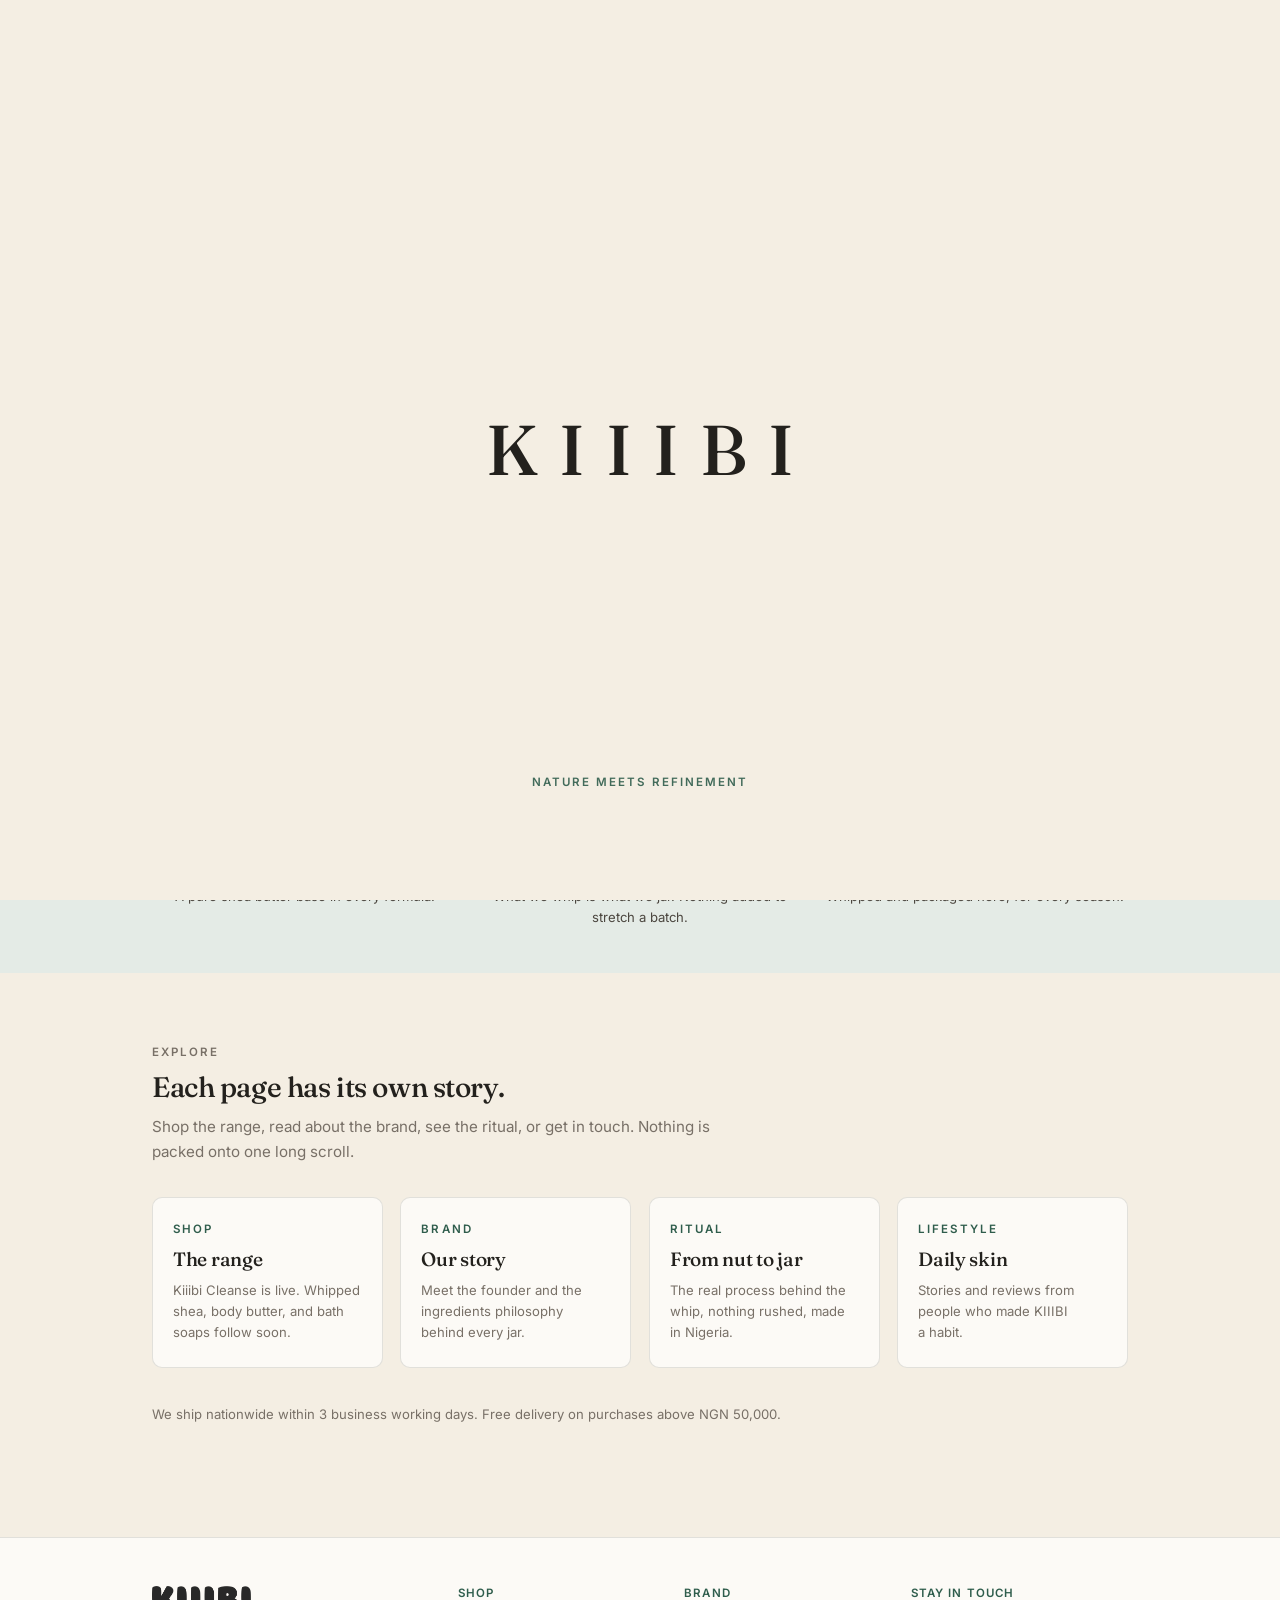
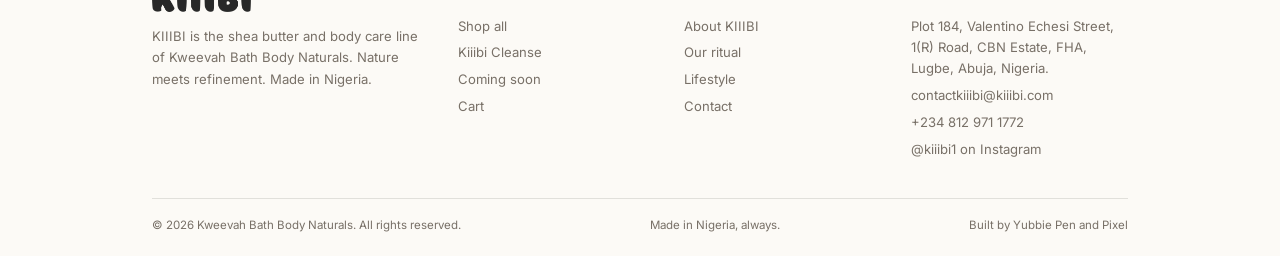
<file: index.html>
<!DOCTYPE html>
<html lang="en">
<head>
<meta charset="UTF-8">
<meta name="viewport" content="width=device-width, initial-scale=1.0">
<title>KIIIBI | Shea butter and body care, made in Nigeria</title>
<meta name="description" content="KIIIBI by Kweevah Bath Body Naturals. Shea butter and body care whipped properly in Nigeria. Real shea, no fillers, cruelty free, made for every season.">
<meta property="og:type" content="website">
<meta property="og:title" content="KIIIBI | Shea butter and body care, made in Nigeria">
<meta property="og:description" content="Shea butter and body care whipped properly in Nigeria. Real shea, no fillers, cruelty free, made for every season.">
<meta property="og:image" content="assets/og-brand.jpg">
<meta name="twitter:card" content="summary_large_image">
<meta name="twitter:image" content="assets/og-brand.jpg">
<meta name="theme-color" content="#F4EEE3">
<link rel="preload" as="image" href="assets/cleanse.jpeg">
<link rel="icon" href="assets/favicon.png">
<link rel="preconnect" href="https://fonts.googleapis.com">
<link rel="preconnect" href="https://fonts.gstatic.com" crossorigin>
<link href="https://fonts.googleapis.com/css2?family=Fraunces:opsz,wght@9..144,400;9..144,500;9..144,600&family=Inter:wght@400;500;600;700&display=swap" rel="stylesheet">
<link rel="stylesheet" href="css/site.css?v=8">
<style>@media(max-width:900px){nav.primary{visibility:hidden;opacity:0;pointer-events:none}nav.primary.open{visibility:visible;opacity:1;pointer-events:auto}}</style>
<noscript><style>#introSplash{display:none}</style></noscript>
</head>
<body>
<div id="introSplash" aria-hidden="true">
<div class="splash-stage splash-stage-text">
<span class="splash-mark"><span class="splash-letter">K</span><span class="splash-letter">I</span><span class="splash-letter">I</span><span class="splash-letter">I</span><span class="splash-letter">B</span><span class="splash-letter">I</span></span>
<span class="splash-sub">Nature meets refinement</span>
</div>
<div class="splash-stage splash-stage-writeup">
<div class="writeup-line writeup-line-1"><p>Enhance your skincare experience with our luxurious, whipped body butters.</p></div>
<div class="writeup-line writeup-line-2"><p>Formulated to leave your skin soft, rejuvenated, and refreshed.</p></div>
</div>
</div>
<a class="skip" href="#top">Skip to content</a>
<header class="site">
<div class="wrap">
<a class="brandmark" href="index.html"><img src="assets/logo.png" alt="KIIIBI"></a>
<nav class="primary" id="primaryNav">
<div class="nav-drop">
<button type="button">Shop <svg viewBox="0 0 24 24"><path d="M6 9l6 6 6-6"/></svg></button>
<div class="menu">
<a href="products.html" data-page="products.html">Shop all <span>Every KIIIBI product</span></a>
<a href="product.html" data-page="product.html">Kiiibi Cleanse <span>Black cream wash, available now</span></a>
<a href="products.html#coming-soon" data-page="products.html">Shea and body care <span>Coming soon</span></a>
</div>
</div>
<div class="nav-drop">
<button type="button">Brand <svg viewBox="0 0 24 24"><path d="M6 9l6 6 6-6"/></svg></button>
<div class="menu">
<a href="about.html" data-page="about.html">About KIIIBI <span>Who we are and what we make</span></a>
<a href="ritual.html" data-page="ritual.html">Our ritual <span>From nut to jar</span></a>
<a href="lifestyle.html" data-page="lifestyle.html">Lifestyle <span>Stories and reviews</span></a>
</div>
</div>
<a href="contact.html" data-page="contact.html">Contact</a>
</nav>
<div class="nav-actions">
<a class="icon-btn" href="cart.html" aria-label="Cart">
<svg viewBox="0 0 24 24"><path d="M6 6h15l-1.5 9h-12z"/><path d="M6 6L5 3H2"/><circle cx="9" cy="20" r="1.4"/><circle cx="18" cy="20" r="1.4"/></svg>
<span class="cart-count">0</span>
</a>
<button class="nav-toggle" id="navToggle" aria-label="Open menu" aria-expanded="false"><span></span><span></span><span></span></button>
</div>
</div>
</header>

<main id="top">
<section class="home-about" id="about">
<div class="wrap">
<div class="home-about-copy">
<p class="eyebrow">About KIIIBI</p>
<h1>Shea butter and body care, whipped properly in Nigeria.</h1>
<p class="lead">KIIIBI is the shea butter and body care line of Kweevah Bath Body Naturals. We make real shea, whipped and cured with care, with no fillers and no shortcuts. Made in Nigeria for every season, Harmattan included.</p>
<p class="lead">Skin does better on fewer, better ingredients. Everything we make begins as raw shea butter and stays that way. Whipped, cured, and jarred in small batches by hand.</p>
<div class="hero-actions">
<a class="btn btn-primary" href="about.html">Read our story</a>
<a class="btn btn-ghost" href="products.html">Shop the range</a>
</div>
</div>
<div class="home-about-visual">
<img src="assets/cleanse.jpeg" alt="Kiiibi Cleanse black cream wash, available now" width="1092" height="1024" fetchpriority="high" decoding="async">
</div>
</div>
</section>

<div class="marquee" aria-hidden="true">
<div class="marquee-track">
<span>Nature meets refinement &middot; Free delivery on purchases above 50k &middot; Nature meets refinement &middot; Free delivery on purchases above 50k &middot;</span>
<span>Nature meets refinement &middot; Free delivery on purchases above 50k &middot; Nature meets refinement &middot; Free delivery on purchases above 50k &middot;</span>
</div>
</div>

<div class="brand-band">
<div class="wrap">
<div><span class="num">Real shea</span><p>A pure shea butter base in every formula.</p></div>
<div><span class="num">No fillers</span><p>What we whip is what we jar. Nothing added to stretch a batch.</p></div>
<div><span class="num">Nigeria</span><p>Whipped and packaged here, for every season.</p></div>
</div>
</div>

<section class="home-paths">
<div class="wrap">
<div class="section-head">
<p class="eyebrow">Explore</p>
<h2>Each page has its own story.</h2>
<p>Shop the range, read about the brand, see the ritual, or get in touch. Nothing is packed onto one long scroll.</p>
</div>
<div class="path-grid">
<a class="path-card" href="products.html">
<span class="eyebrow">Shop</span>
<h3>The range</h3>
<p>Kiiibi Cleanse is live. Whipped shea, body butter, and bath soaps follow soon.</p>
</a>
<a class="path-card" href="about.html">
<span class="eyebrow">Brand</span>
<h3>Our story</h3>
<p>Meet the founder and the ingredients philosophy behind every jar.</p>
</a>
<a class="path-card" href="ritual.html">
<span class="eyebrow">Ritual</span>
<h3>From nut to jar</h3>
<p>The real process behind the whip, nothing rushed, made in Nigeria.</p>
</a>
<a class="path-card" href="lifestyle.html">
<span class="eyebrow">Lifestyle</span>
<h3>Daily skin</h3>
<p>Stories and reviews from people who made KIIIBI a habit.</p>
</a>
</div>
<p class="home-ship note">We ship nationwide within 3 business working days. Free delivery on purchases above NGN 50,000.</p>
</div>
</section>
</main>

<footer>
<div class="wrap">
<div class="footer-grid">
<div class="footer-brand">
<img class="footer-logo" src="assets/logo.png" alt="KIIIBI">
<p>KIIIBI is the shea butter and body care line of Kweevah Bath Body Naturals. Nature meets refinement. Made in Nigeria.</p>
</div>
<nav class="footer-col">
<h5>Shop</h5>
<a href="products.html">Shop all</a>
<a href="product.html">Kiiibi Cleanse</a>
<a href="products.html#coming-soon">Coming soon</a>
<a href="cart.html">Cart</a>
</nav>
<nav class="footer-col">
<h5>Brand</h5>
<a href="about.html">About KIIIBI</a>
<a href="ritual.html">Our ritual</a>
<a href="lifestyle.html">Lifestyle</a>
<a href="contact.html">Contact</a>
</nav>
<div class="footer-col">
<h5>Stay in touch</h5>
<p>Plot 184, Valentino Echesi Street, 1(R) Road, CBN Estate, FHA, Lugbe, Abuja, Nigeria.</p>
<a href="mailto:contactkiiibi@kiiibi.com">contactkiiibi@kiiibi.com</a>
<a href="tel:+2348129711772">+234 812 971 1772</a>
<a href="https://instagram.com/kiiibi1" target="_blank" rel="noopener">@kiiibi1 on Instagram</a>
</div>
</div>
<div class="footer-bottom">
<span>&copy; 2026 Kweevah Bath Body Naturals. All rights reserved.</span>
<span>Made in Nigeria, always.</span>
<a href="https://wa.me/2347032352158" target="_blank" rel="noopener">Built by Yubbie Pen and Pixel</a>
</div>
</div>
</footer>
<a class="float-wa" href="https://wa.me/2348129711772?text=Hi%20KIIIBI%2C%20I%20have%20a%20question" aria-label="WhatsApp">
<svg viewBox="0 0 24 24"><path d="M12.04 2C6.58 2 2.15 6.4 2.15 11.84c0 1.77.5 3.45 1.36 4.89L2 22l5.45-1.43a9.86 9.86 0 004.59 1.13h.01c5.46 0 9.89-4.4 9.89-9.84C21.94 6.4 17.5 2 12.04 2zm5.72 13.99c-.24.68-1.4 1.24-1.94 1.32-.5.07-1.13.1-1.82-.11-.42-.13-.96-.31-1.66-.61-2.92-1.26-4.82-4.2-4.97-4.39-.14-.2-1.18-1.57-1.18-3 0-1.42.75-2.12 1.01-2.41.27-.29.58-.36.77-.36h.55c.18 0 .42-.07.65.5.24.58.82 2 .89 2.15.07.15.12.32.02.52-.1.2-.15.32-.3.5-.14.17-.3.38-.43.51-.14.14-.29.29-.12.56.16.27.73 1.2 1.56 1.95 1.08.96 1.98 1.26 2.26 1.4.27.14.43.12.59-.07.16-.2.68-.79.86-1.06.18-.27.36-.22.61-.13.24.08 1.54.73 1.8.86.27.13.44.2.51.31.07.11.07.64-.17 1.32z"/></svg>
</a>
<script src="js/config.js"></script>
<script src="js/site.js"></script>
<script>setTimeout(function(){var s=document.getElementById('introSplash');if(s&&!s.dataset.done){s.dataset.done='1';s.classList.add('fade-out');setTimeout(function(){if(s.parentNode)s.parentNode.removeChild(s);document.body.classList.remove('splash-lock');},600);}},8500);</script>
</body>
</html>
</file>
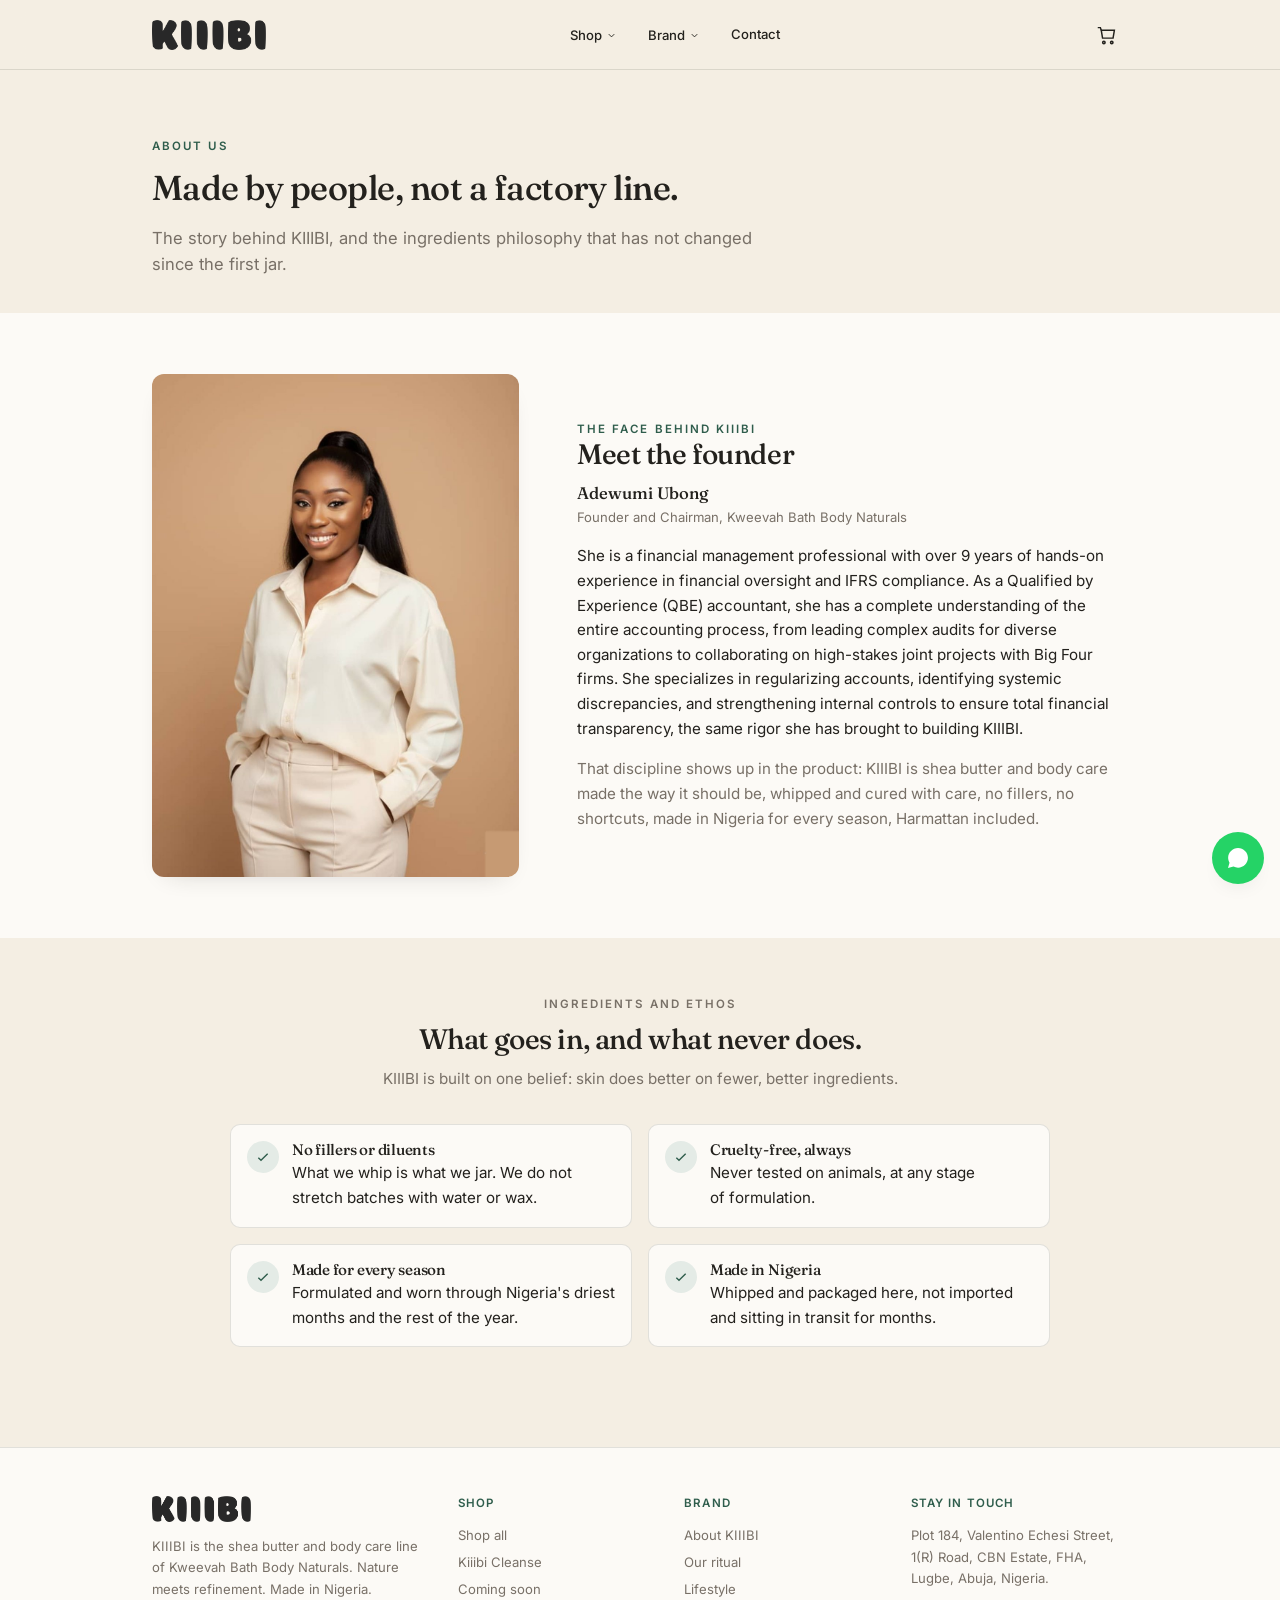
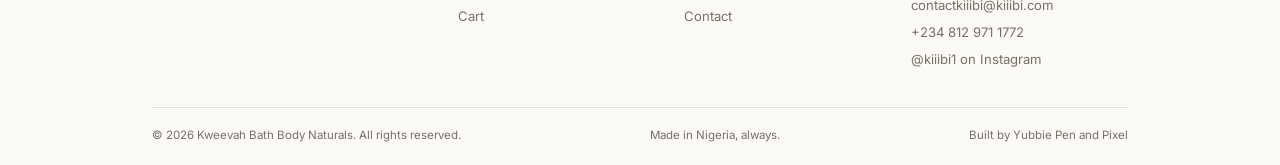
<file: about.html>
<!DOCTYPE html>
<html lang="en">
<head>
<meta charset="UTF-8">
<meta name="viewport" content="width=device-width, initial-scale=1.0">
<title>About | KIIIBI</title>
<meta name="description" content="The story behind KIIIBI and founder Adewumi Ubong of Kweevah Bath Body Naturals.">
<link rel="icon" href="assets/favicon.png">
<link rel="preconnect" href="https://fonts.googleapis.com">
<link rel="preconnect" href="https://fonts.gstatic.com" crossorigin>
<link href="https://fonts.googleapis.com/css2?family=Fraunces:ital,opsz,wght@0,9..144,400;0,9..144,500;0,9..144,600;1,9..144,400&family=Inter:wght@400;500;600;700&display=swap" rel="stylesheet">
<link rel="stylesheet" href="css/site.css?v=8">
<style>@media(max-width:900px){nav.primary{visibility:hidden;opacity:0;pointer-events:none}nav.primary.open{visibility:visible;opacity:1;pointer-events:auto}}</style>
</head>
<body>
<a class="skip" href="#top">Skip to content</a>
<header class="site">
<div class="wrap">
<a class="brandmark" href="index.html"><img src="assets/logo.png" alt="KIIIBI"></a>
<nav class="primary" id="primaryNav">
<div class="nav-drop">
<button type="button">Shop <svg viewBox="0 0 24 24"><path d="M6 9l6 6 6-6"/></svg></button>
<div class="menu">
<a href="products.html" data-page="products.html">Shop all <span>Every KIIIBI product</span></a>
<a href="product.html" data-page="product.html">Kiiibi Cleanse <span>Black cream wash, available now</span></a>
<a href="products.html#coming-soon" data-page="products.html">Shea and body care <span>Coming soon</span></a>
</div>
</div>
<div class="nav-drop">
<button type="button">Brand <svg viewBox="0 0 24 24"><path d="M6 9l6 6 6-6"/></svg></button>
<div class="menu">
<a href="about.html" data-page="about.html">About KIIIBI <span>Who we are and what we make</span></a>
<a href="ritual.html" data-page="ritual.html">Our ritual <span>From nut to jar</span></a>
<a href="lifestyle.html" data-page="lifestyle.html">Lifestyle <span>Stories and reviews</span></a>
</div>
</div>
<a href="contact.html" data-page="contact.html">Contact</a>
</nav>
<div class="nav-actions">
<a class="icon-btn" href="cart.html" aria-label="Cart">
<svg viewBox="0 0 24 24"><path d="M6 6h15l-1.5 9h-12z"/><path d="M6 6L5 3H2"/><circle cx="9" cy="20" r="1.4"/><circle cx="18" cy="20" r="1.4"/></svg>
<span class="cart-count">0</span>
</a>
<button class="nav-toggle" id="navToggle" aria-label="Open menu"><span></span><span></span><span></span></button>
</div>
</div>
</header>

<main id="top">
<section class="page-intro">
<div class="wrap">
<p class="eyebrow">About us</p>
<h1>Made by people, not a factory line.</h1>
<p class="lead">The story behind KIIIBI, and the ingredients philosophy that has not changed since the first jar.</p>
</div>
</section>

<section class="founder">
<div class="wrap">
<div class="photo"><img src="assets/founder.jpg" alt="Adewumi Ubong, Founder and Chairman of Kweevah Bath Body Naturals"></div>
<div>
<p class="eyebrow">The face behind KIIIBI</p>
<h2>Meet the founder</h2>
<p class="sig"><strong>Adewumi Ubong</strong>Founder and Chairman, Kweevah Bath Body Naturals</p>
<p>She is a financial management professional with over 9 years of hands-on experience in financial oversight and IFRS compliance. As a Qualified by Experience (QBE) accountant, she has a complete understanding of the entire accounting process, from leading complex audits for diverse organizations to collaborating on high-stakes joint projects with Big Four firms. She specializes in regularizing accounts, identifying systemic discrepancies, and strengthening internal controls to ensure total financial transparency, the same rigor she has brought to building KIIIBI.</p>
<p style="margin-top:1rem;color:var(--muted)">That discipline shows up in the product: KIIIBI is shea butter and body care made the way it should be, whipped and cured with care, no fillers, no shortcuts, made in Nigeria for every season, Harmattan included.</p>
</div>
</div>
</section>

<section class="ethos">
<div class="wrap">
<div class="section-head center">
<p class="eyebrow">Ingredients and ethos</p>
<h2>What goes in, and what never does.</h2>
<p>KIIIBI is built on one belief: skin does better on fewer, better ingredients.</p>
</div>
<div class="ethos-list">
<div class="ethos-item">
<div class="mark"><svg viewBox="0 0 24 24" fill="none" stroke-width="2"><path d="M5 13l4 4L19 7"/></svg></div>
<div><h4>No fillers or diluents</h4><p>What we whip is what we jar. We do not stretch batches with water or wax.</p></div>
</div>
<div class="ethos-item">
<div class="mark"><svg viewBox="0 0 24 24" fill="none" stroke-width="2"><path d="M5 13l4 4L19 7"/></svg></div>
<div><h4>Cruelty-free, always</h4><p>Never tested on animals, at any stage of formulation.</p></div>
</div>
<div class="ethos-item">
<div class="mark"><svg viewBox="0 0 24 24" fill="none" stroke-width="2"><path d="M5 13l4 4L19 7"/></svg></div>
<div><h4>Made for every season</h4><p>Formulated and worn through Nigeria's driest months and the rest of the year.</p></div>
</div>
<div class="ethos-item">
<div class="mark"><svg viewBox="0 0 24 24" fill="none" stroke-width="2"><path d="M5 13l4 4L19 7"/></svg></div>
<div><h4>Made in Nigeria</h4><p>Whipped and packaged here, not imported and sitting in transit for months.</p></div>
</div>
</div>
</div>
</section>
</main>

<footer>
<div class="wrap">
<div class="footer-grid">
<div class="footer-brand">
<img class="footer-logo" src="assets/logo.png" alt="KIIIBI">
<p>KIIIBI is the shea butter and body care line of Kweevah Bath Body Naturals. Nature meets refinement. Made in Nigeria.</p>
</div>
<nav class="footer-col">
<h5>Shop</h5>
<a href="products.html">Shop all</a>
<a href="product.html">Kiiibi Cleanse</a>
<a href="products.html#coming-soon">Coming soon</a>
<a href="cart.html">Cart</a>
</nav>
<nav class="footer-col">
<h5>Brand</h5>
<a href="about.html">About KIIIBI</a>
<a href="ritual.html">Our ritual</a>
<a href="lifestyle.html">Lifestyle</a>
<a href="contact.html">Contact</a>
</nav>
<div class="footer-col">
<h5>Stay in touch</h5>
<p>Plot 184, Valentino Echesi Street, 1(R) Road, CBN Estate, FHA, Lugbe, Abuja, Nigeria.</p>
<a href="mailto:contactkiiibi@kiiibi.com">contactkiiibi@kiiibi.com</a>
<a href="tel:+2348129711772">+234 812 971 1772</a>
<a href="https://instagram.com/kiiibi1" target="_blank" rel="noopener">@kiiibi1 on Instagram</a>
</div>
</div>
<div class="footer-bottom">
<span>&copy; 2026 Kweevah Bath Body Naturals. All rights reserved.</span>
<span>Made in Nigeria, always.</span>
<a href="https://wa.me/2347032352158" target="_blank" rel="noopener">Built by Yubbie Pen and Pixel</a>
</div>
</div>
</footer>
<a class="float-wa" href="https://wa.me/2348129711772" aria-label="WhatsApp"><svg viewBox="0 0 24 24"><path d="M12.04 2C6.58 2 2.15 6.4 2.15 11.84c0 1.77.5 3.45 1.36 4.89L2 22l5.45-1.43a9.86 9.86 0 004.59 1.13h.01c5.46 0 9.89-4.4 9.89-9.84C21.94 6.4 17.5 2 12.04 2z"/></svg></a>
<script src="js/config.js"></script>
<script src="js/site.js"></script>
</body>
</html>
</file>
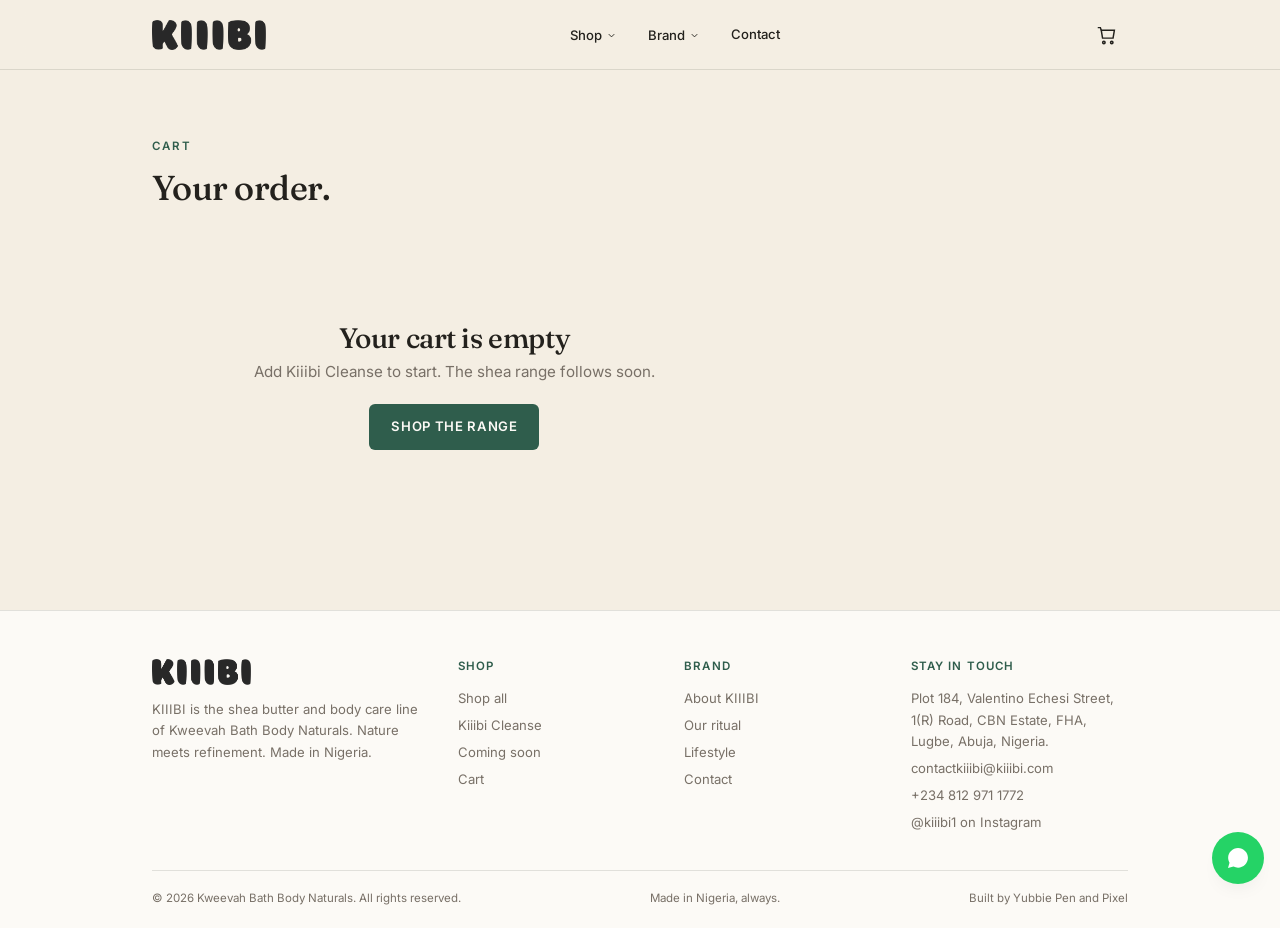
<file: cart.html>
<!DOCTYPE html>
<html lang="en">
<head>
<meta charset="UTF-8">
<meta name="viewport" content="width=device-width, initial-scale=1.0">
<title>Cart | KIIIBI</title>
<meta name="description" content="Your KIIIBI cart. Checkout with Paystack.">
<link rel="icon" href="assets/favicon.png">
<link rel="preconnect" href="https://fonts.googleapis.com">
<link rel="preconnect" href="https://fonts.gstatic.com" crossorigin>
<link href="https://fonts.googleapis.com/css2?family=Fraunces:ital,opsz,wght@0,9..144,400;0,9..144,500;0,9..144,600;1,9..144,400&family=Inter:wght@400;500;600;700&display=swap" rel="stylesheet">
<link rel="stylesheet" href="css/site.css?v=8">
<style>@media(max-width:900px){nav.primary{visibility:hidden;opacity:0;pointer-events:none}nav.primary.open{visibility:visible;opacity:1;pointer-events:auto}}</style>
</head>
<body>
<a class="skip" href="#top">Skip to content</a>
<header class="site">
<div class="wrap">
<a class="brandmark" href="index.html"><img src="assets/logo.png" alt="KIIIBI"></a>
<nav class="primary" id="primaryNav">
<div class="nav-drop">
<button type="button">Shop <svg viewBox="0 0 24 24"><path d="M6 9l6 6 6-6"/></svg></button>
<div class="menu">
<a href="products.html" data-page="products.html">Shop all <span>Every KIIIBI product</span></a>
<a href="product.html" data-page="product.html">Kiiibi Cleanse <span>Black cream wash, available now</span></a>
<a href="products.html#coming-soon" data-page="products.html">Shea and body care <span>Coming soon</span></a>
</div>
</div>
<div class="nav-drop">
<button type="button">Brand <svg viewBox="0 0 24 24"><path d="M6 9l6 6 6-6"/></svg></button>
<div class="menu">
<a href="about.html" data-page="about.html">About KIIIBI <span>Who we are and what we make</span></a>
<a href="ritual.html" data-page="ritual.html">Our ritual <span>From nut to jar</span></a>
<a href="lifestyle.html" data-page="lifestyle.html">Lifestyle <span>Stories and reviews</span></a>
</div>
</div>
<a href="contact.html" data-page="contact.html">Contact</a>
</nav>
<div class="nav-actions">
<a class="icon-btn" href="cart.html" aria-label="Cart">
<svg viewBox="0 0 24 24"><path d="M6 6h15l-1.5 9h-12z"/><path d="M6 6L5 3H2"/><circle cx="9" cy="20" r="1.4"/><circle cx="18" cy="20" r="1.4"/></svg>
<span class="cart-count">0</span>
</a>
<button class="nav-toggle" id="navToggle" aria-label="Open menu" aria-expanded="false"><span></span><span></span><span></span></button>
</div>
</div>
</header>

<main id="top">
<section class="page-intro" style="padding-bottom:0">
<div class="wrap">
<p class="eyebrow">Cart</p>
<h1>Your order.</h1>
</div>
</section>
<div class="wrap cart-layout" id="cartApp">
<div>
<div class="empty" id="cartEmpty">
<h2>Your cart is empty</h2>
<p>Add Kiiibi Cleanse to start. The shea range follows soon.</p>
<a class="btn btn-primary" href="products.html" style="margin-top:1.2rem">Shop the range</a>
</div>
<div class="cart-list" id="cartList" style="display:none"></div>
</div>
<aside class="summary" id="cartSummary" style="display:none">
<h2>Summary</h2>
<div class="row"><span>Subtotal</span><span id="subtotal">NGN 0</span></div>
<div class="row"><span>Shipping</span><span id="shipping">NGN 5,000</span></div>
<div class="row total"><span>Total</span><span id="total">NGN 0</span></div>
<a class="btn btn-primary" href="checkout.html" style="width:100%;margin-top:1.2rem">Checkout</a>
<p class="note-xs" style="margin-top:1rem">We ship nationwide within 3 business working days of payment. Free delivery on purchases above NGN 50,000.</p>
</aside>
</div>
</main>

<footer>
<div class="wrap">
<div class="footer-grid">
<div class="footer-brand">
<img class="footer-logo" src="assets/logo.png" alt="KIIIBI">
<p>KIIIBI is the shea butter and body care line of Kweevah Bath Body Naturals. Nature meets refinement. Made in Nigeria.</p>
</div>
<nav class="footer-col">
<h5>Shop</h5>
<a href="products.html">Shop all</a>
<a href="product.html">Kiiibi Cleanse</a>
<a href="products.html#coming-soon">Coming soon</a>
<a href="cart.html">Cart</a>
</nav>
<nav class="footer-col">
<h5>Brand</h5>
<a href="about.html">About KIIIBI</a>
<a href="ritual.html">Our ritual</a>
<a href="lifestyle.html">Lifestyle</a>
<a href="contact.html">Contact</a>
</nav>
<div class="footer-col">
<h5>Stay in touch</h5>
<p>Plot 184, Valentino Echesi Street, 1(R) Road, CBN Estate, FHA, Lugbe, Abuja, Nigeria.</p>
<a href="mailto:contactkiiibi@kiiibi.com">contactkiiibi@kiiibi.com</a>
<a href="tel:+2348129711772">+234 812 971 1772</a>
<a href="https://instagram.com/kiiibi1" target="_blank" rel="noopener">@kiiibi1 on Instagram</a>
</div>
</div>
<div class="footer-bottom">
<span>&copy; 2026 Kweevah Bath Body Naturals. All rights reserved.</span>
<span>Made in Nigeria, always.</span>
<a href="https://wa.me/2347032352158" target="_blank" rel="noopener">Built by Yubbie Pen and Pixel</a>
</div>
</div>
</footer>
<a class="float-wa" href="https://wa.me/2348129711772?text=Hi%20KIIIBI%2C%20I%20have%20a%20question" aria-label="WhatsApp"><svg viewBox="0 0 24 24"><path d="M12.04 2C6.58 2 2.15 6.4 2.15 11.84c0 1.77.5 3.45 1.36 4.89L2 22l5.45-1.43a9.86 9.86 0 004.59 1.13h.01c5.46 0 9.89-4.4 9.89-9.84C21.94 6.4 17.5 2 12.04 2z"/></svg></a>
<script src="js/config.js"></script>
<script src="js/site.js"></script>
</body>
</html>
</file>
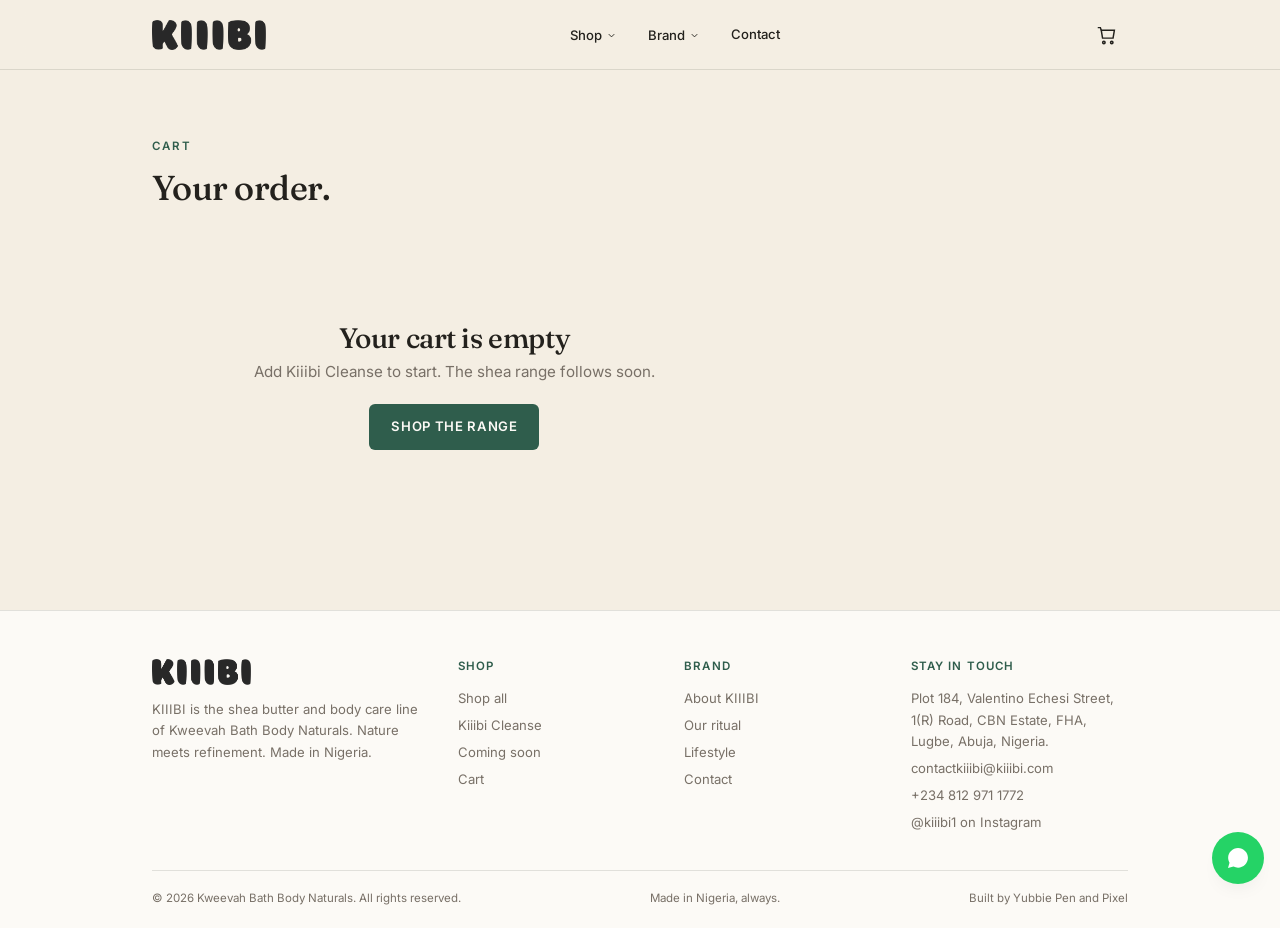
<file: checkout.html>
<!DOCTYPE html>
<html lang="en">
<head>
<meta charset="UTF-8">
<meta name="viewport" content="width=device-width, initial-scale=1.0">
<title>Checkout | KIIIBI</title>
<meta name="description" content="Checkout your Kiiibi Cleanse order. Pay with Paystack.">
<link rel="icon" href="assets/favicon.png">
<link rel="preconnect" href="https://fonts.googleapis.com">
<link rel="preconnect" href="https://fonts.gstatic.com" crossorigin>
<link href="https://fonts.googleapis.com/css2?family=Fraunces:ital,opsz,wght@0,9..144,400;0,9..144,500;0,9..144,600;1,9..144,400&family=Inter:wght@400;500;600;700&display=swap" rel="stylesheet">
<link rel="stylesheet" href="css/site.css?v=8">
<style>@media(max-width:900px){nav.primary{visibility:hidden;opacity:0;pointer-events:none}nav.primary.open{visibility:visible;opacity:1;pointer-events:auto}}</style>
</head>
<body>
<a class="skip" href="#top">Skip to content</a>
<header class="site">
<div class="wrap">
<a class="brandmark" href="index.html"><img src="assets/logo.png" alt="KIIIBI"></a>
<nav class="primary" id="primaryNav">
<div class="nav-drop">
<button type="button">Shop <svg viewBox="0 0 24 24"><path d="M6 9l6 6 6-6"/></svg></button>
<div class="menu">
<a href="products.html" data-page="products.html">Shop all <span>Every KIIIBI product</span></a>
<a href="product.html" data-page="product.html">Kiiibi Cleanse <span>Black cream wash, available now</span></a>
<a href="products.html#coming-soon" data-page="products.html">Shea and body care <span>Coming soon</span></a>
</div>
</div>
<div class="nav-drop">
<button type="button">Brand <svg viewBox="0 0 24 24"><path d="M6 9l6 6 6-6"/></svg></button>
<div class="menu">
<a href="about.html" data-page="about.html">About KIIIBI <span>Who we are and what we make</span></a>
<a href="ritual.html" data-page="ritual.html">Our ritual <span>From nut to jar</span></a>
<a href="lifestyle.html" data-page="lifestyle.html">Lifestyle <span>Stories and reviews</span></a>
</div>
</div>
<a href="contact.html" data-page="contact.html">Contact</a>
</nav>
<div class="nav-actions">
<a class="icon-btn" href="cart.html" aria-label="Cart">
<svg viewBox="0 0 24 24"><path d="M6 6h15l-1.5 9h-12z"/><path d="M6 6L5 3H2"/><circle cx="9" cy="20" r="1.4"/><circle cx="18" cy="20" r="1.4"/></svg>
<span class="cart-count">0</span>
</a>
<button class="nav-toggle" id="navToggle" aria-label="Open menu" aria-expanded="false"><span></span><span></span><span></span></button>
</div>
</div>
</header>

<main id="top">
<section class="page-intro" style="padding-bottom:0">
<div class="wrap">
<p class="eyebrow">Checkout</p>
<h1>Delivery details.</h1>
<p class="lead">We ship nationwide within 3 business working days. Flat shipping is NGN 5,000, free on purchases above NGN 50,000. Payment is by Paystack.</p>
</div>
</section>
<div class="wrap checkout">
<form class="form-card" id="checkoutForm" novalidate>
<div class="form-grid">
<div class="field">
<label for="fullName">Full name <span class="req">*</span></label>
<input id="fullName" name="fullName" autocomplete="name" required>
<span class="err">Enter your full name</span>
</div>
<div class="field">
<label for="email">Email <span class="req">*</span></label>
<input id="email" name="email" type="email" autocomplete="email" required>
<span class="err">Enter a valid email</span>
</div>
<div class="field">
<label for="phone">Phone <span class="req">*</span></label>
<input id="phone" name="phone" type="tel" autocomplete="tel" required>
<span class="err">Enter a valid phone number</span>
</div>
<div class="field">
<label for="whatsapp">WhatsApp number <span class="req">*</span></label>
<input id="whatsapp" name="whatsapp" type="tel" required>
<span class="err">Enter a WhatsApp number</span>
</div>
<div class="field full">
<label for="street">Street address <span class="req">*</span></label>
<input id="street" name="street" autocomplete="street-address" required>
<span class="err">Enter your street address</span>
</div>
<div class="field">
<label for="city">City <span class="req">*</span></label>
<input id="city" name="city" autocomplete="address-level2" required>
<span class="err">Enter your city</span>
</div>
<div class="field">
<label for="state">State <span class="req">*</span></label>
<select id="state" name="state" required>
<option value="">Select state</option>
</select>
<span class="err">Select a state</span>
</div>
<div class="field full">
<label for="landmark">Landmark</label>
<input id="landmark" name="landmark" placeholder="Nearest bus stop, estate, or building">
</div>
<div class="field full">
<label for="notes">Order notes</label>
<textarea id="notes" name="notes" placeholder="Gate code, preferred time, gift message"></textarea>
</div>
</div>
<button class="btn btn-primary" id="payBtn" type="submit" style="width:100%;margin-top:1.4rem">Pay with Paystack</button>
<p class="note-xs" style="margin-top:.8rem">Dummy Paystack is on until you add your live public key in js/config.js.</p>
</form>
<aside class="summary">
<h2>Your order</h2>
<div id="orderLines"></div>
<div class="row"><span>Subtotal</span><span id="subtotal">NGN 0</span></div>
<div class="row"><span>Shipping</span><span id="shipping">NGN 5,000</span></div>
<div class="row total"><span>Total</span><span id="total">NGN 0</span></div>
</aside>
</div>
</main>

<div class="pay-modal" id="payModal" role="dialog" aria-modal="true" aria-labelledby="payTitle">
<div class="pay-box">
<div class="pay-head">
<strong id="payTitle">Paystack</strong>
<span>Test checkout</span>
</div>
<div class="pay-body">
<p class="note">Paying as <span id="dummyEmail"></span></p>
<p class="pay-amt" id="dummyAmt">NGN 0</p>
<p class="note" style="margin-bottom:1.2rem">This is a dummy Paystack popup. Replace the public key in js/config.js to take real payments.</p>
<button class="btn btn-primary" id="dummyPay" type="button" style="width:100%">Pay now</button>
<button class="btn btn-ghost" id="dummyCancel" type="button" style="width:100%;margin-top:.6rem">Cancel</button>
</div>
</div>
</div>

<footer>
<div class="wrap">
<div class="footer-grid">
<div class="footer-brand">
<img class="footer-logo" src="assets/logo.png" alt="KIIIBI">
<p>KIIIBI is the shea butter and body care line of Kweevah Bath Body Naturals. Nature meets refinement. Made in Nigeria.</p>
</div>
<nav class="footer-col">
<h5>Shop</h5>
<a href="products.html">Shop all</a>
<a href="product.html">Kiiibi Cleanse</a>
<a href="products.html#coming-soon">Coming soon</a>
<a href="cart.html">Cart</a>
</nav>
<nav class="footer-col">
<h5>Brand</h5>
<a href="about.html">About KIIIBI</a>
<a href="ritual.html">Our ritual</a>
<a href="lifestyle.html">Lifestyle</a>
<a href="contact.html">Contact</a>
</nav>
<div class="footer-col">
<h5>Stay in touch</h5>
<p>Plot 184, Valentino Echesi Street, 1(R) Road, CBN Estate, FHA, Lugbe, Abuja, Nigeria.</p>
<a href="mailto:contactkiiibi@kiiibi.com">contactkiiibi@kiiibi.com</a>
<a href="tel:+2348129711772">+234 812 971 1772</a>
<a href="https://instagram.com/kiiibi1" target="_blank" rel="noopener">@kiiibi1 on Instagram</a>
</div>
</div>
<div class="footer-bottom">
<span>&copy; 2026 Kweevah Bath Body Naturals. All rights reserved.</span>
<span>Made in Nigeria, always.</span>
<a href="https://wa.me/2347032352158" target="_blank" rel="noopener">Built by Yubbie Pen and Pixel</a>
</div>
</div>
</footer>
<a class="float-wa" href="https://wa.me/2348129711772?text=Hi%20KIIIBI%2C%20I%20have%20a%20question" aria-label="WhatsApp"><svg viewBox="0 0 24 24"><path d="M12.04 2C6.58 2 2.15 6.4 2.15 11.84c0 1.77.5 3.45 1.36 4.89L2 22l5.45-1.43a9.86 9.86 0 004.59 1.13h.01c5.46 0 9.89-4.4 9.89-9.84C21.94 6.4 17.5 2 12.04 2z"/></svg></a>
<script src="https://js.paystack.co/v1/inline.js"></script>
<script src="js/config.js"></script>
<script src="js/site.js"></script>
</body>
</html>
</file>
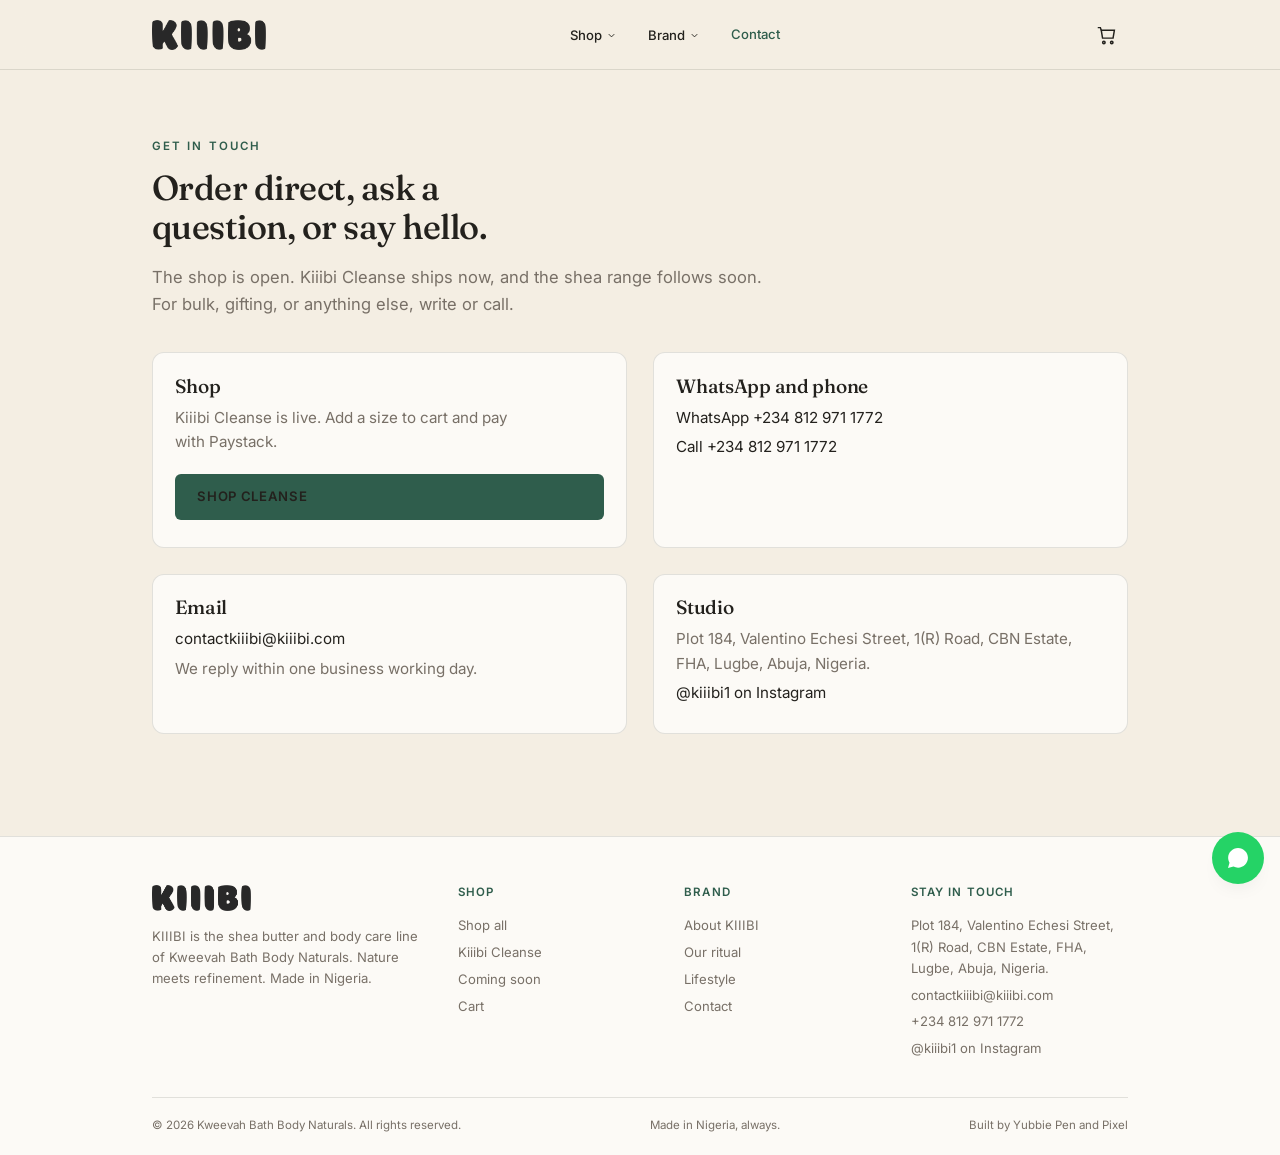
<file: contact.html>
<!DOCTYPE html>
<html lang="en">
<head>
<meta charset="UTF-8">
<meta name="viewport" content="width=device-width, initial-scale=1.0">
<title>Contact | KIIIBI</title>
<meta name="description" content="Order, ask a question, or say hello. KIIIBI is based in Abuja, Nigeria.">
<link rel="icon" href="assets/favicon.png">
<link rel="preconnect" href="https://fonts.googleapis.com">
<link rel="preconnect" href="https://fonts.gstatic.com" crossorigin>
<link href="https://fonts.googleapis.com/css2?family=Fraunces:ital,opsz,wght@0,9..144,400;0,9..144,500;0,9..144,600;1,9..144,400&family=Inter:wght@400;500;600;700&display=swap" rel="stylesheet">
<link rel="stylesheet" href="css/site.css?v=8">
<style>@media(max-width:900px){nav.primary{visibility:hidden;opacity:0;pointer-events:none}nav.primary.open{visibility:visible;opacity:1;pointer-events:auto}}</style>
</head>
<body>
<a class="skip" href="#top">Skip to content</a>
<header class="site">
<div class="wrap">
<a class="brandmark" href="index.html"><img src="assets/logo.png" alt="KIIIBI"></a>
<nav class="primary" id="primaryNav">
<div class="nav-drop">
<button type="button">Shop <svg viewBox="0 0 24 24"><path d="M6 9l6 6 6-6"/></svg></button>
<div class="menu">
<a href="products.html" data-page="products.html">Shop all <span>Every KIIIBI product</span></a>
<a href="product.html" data-page="product.html">Kiiibi Cleanse <span>Black cream wash, available now</span></a>
<a href="products.html#coming-soon" data-page="products.html">Shea and body care <span>Coming soon</span></a>
</div>
</div>
<div class="nav-drop">
<button type="button">Brand <svg viewBox="0 0 24 24"><path d="M6 9l6 6 6-6"/></svg></button>
<div class="menu">
<a href="about.html" data-page="about.html">About KIIIBI <span>Who we are and what we make</span></a>
<a href="ritual.html" data-page="ritual.html">Our ritual <span>From nut to jar</span></a>
<a href="lifestyle.html" data-page="lifestyle.html">Lifestyle <span>Stories and reviews</span></a>
</div>
</div>
<a href="contact.html" data-page="contact.html">Contact</a>
</nav>
<div class="nav-actions">
<a class="icon-btn" href="cart.html" aria-label="Cart">
<svg viewBox="0 0 24 24"><path d="M6 6h15l-1.5 9h-12z"/><path d="M6 6L5 3H2"/><circle cx="9" cy="20" r="1.4"/><circle cx="18" cy="20" r="1.4"/></svg>
<span class="cart-count">0</span>
</a>
<button class="nav-toggle" id="navToggle" aria-label="Open menu"><span></span><span></span><span></span></button>
</div>
</div>
</header>

<main id="top">
<section class="page-intro">
<div class="wrap">
<p class="eyebrow">Get in touch</p>
<h1>Order direct, ask a question, or say hello.</h1>
<p class="lead">The shop is open. Kiiibi Cleanse ships now, and the shea range follows soon. For bulk, gifting, or anything else, write or call.</p>
</div>
</section>
<div class="wrap contact-grid">
<div class="contact-card">
<h3>Shop</h3>
<p>Kiiibi Cleanse is live. Add a size to cart and pay with Paystack.</p>
<a class="btn btn-primary" href="product.html" style="margin-top:1.2rem">Shop Cleanse</a>
</div>
<div class="contact-card">
<h3>WhatsApp and phone</h3>
<a href="https://wa.me/2348129711772">WhatsApp +234 812 971 1772</a>
<a href="tel:+2348129711772">Call +234 812 971 1772</a>
</div>
<div class="contact-card">
<h3>Email</h3>
<a href="mailto:contactkiiibi@kiiibi.com">contactkiiibi@kiiibi.com</a>
<p>We reply within one business working day.</p>
</div>
<div class="contact-card">
<h3>Studio</h3>
<p>Plot 184, Valentino Echesi Street, 1(R) Road, CBN Estate, FHA, Lugbe, Abuja, Nigeria.</p>
<a href="https://instagram.com/kiiibi1" target="_blank" rel="noopener">@kiiibi1 on Instagram</a>
</div>
</div>
</main>

<footer>
<div class="wrap">
<div class="footer-grid">
<div class="footer-brand">
<img class="footer-logo" src="assets/logo.png" alt="KIIIBI">
<p>KIIIBI is the shea butter and body care line of Kweevah Bath Body Naturals. Nature meets refinement. Made in Nigeria.</p>
</div>
<nav class="footer-col">
<h5>Shop</h5>
<a href="products.html">Shop all</a>
<a href="product.html">Kiiibi Cleanse</a>
<a href="products.html#coming-soon">Coming soon</a>
<a href="cart.html">Cart</a>
</nav>
<nav class="footer-col">
<h5>Brand</h5>
<a href="about.html">About KIIIBI</a>
<a href="ritual.html">Our ritual</a>
<a href="lifestyle.html">Lifestyle</a>
<a href="contact.html">Contact</a>
</nav>
<div class="footer-col">
<h5>Stay in touch</h5>
<p>Plot 184, Valentino Echesi Street, 1(R) Road, CBN Estate, FHA, Lugbe, Abuja, Nigeria.</p>
<a href="mailto:contactkiiibi@kiiibi.com">contactkiiibi@kiiibi.com</a>
<a href="tel:+2348129711772">+234 812 971 1772</a>
<a href="https://instagram.com/kiiibi1" target="_blank" rel="noopener">@kiiibi1 on Instagram</a>
</div>
</div>
<div class="footer-bottom">
<span>&copy; 2026 Kweevah Bath Body Naturals. All rights reserved.</span>
<span>Made in Nigeria, always.</span>
<a href="https://wa.me/2347032352158" target="_blank" rel="noopener">Built by Yubbie Pen and Pixel</a>
</div>
</div>
</footer>
<a class="float-wa" href="https://wa.me/2348129711772?text=Hi%20KIIIBI%2C%20I%20have%20a%20question" aria-label="WhatsApp"><svg viewBox="0 0 24 24"><path d="M12.04 2C6.58 2 2.15 6.4 2.15 11.84c0 1.77.5 3.45 1.36 4.89L2 22l5.45-1.43a9.86 9.86 0 004.59 1.13h.01c5.46 0 9.89-4.4 9.89-9.84C21.94 6.4 17.5 2 12.04 2z"/></svg></a>
<script src="js/config.js"></script>
<script src="js/site.js"></script>
</body>
</html>
</file>
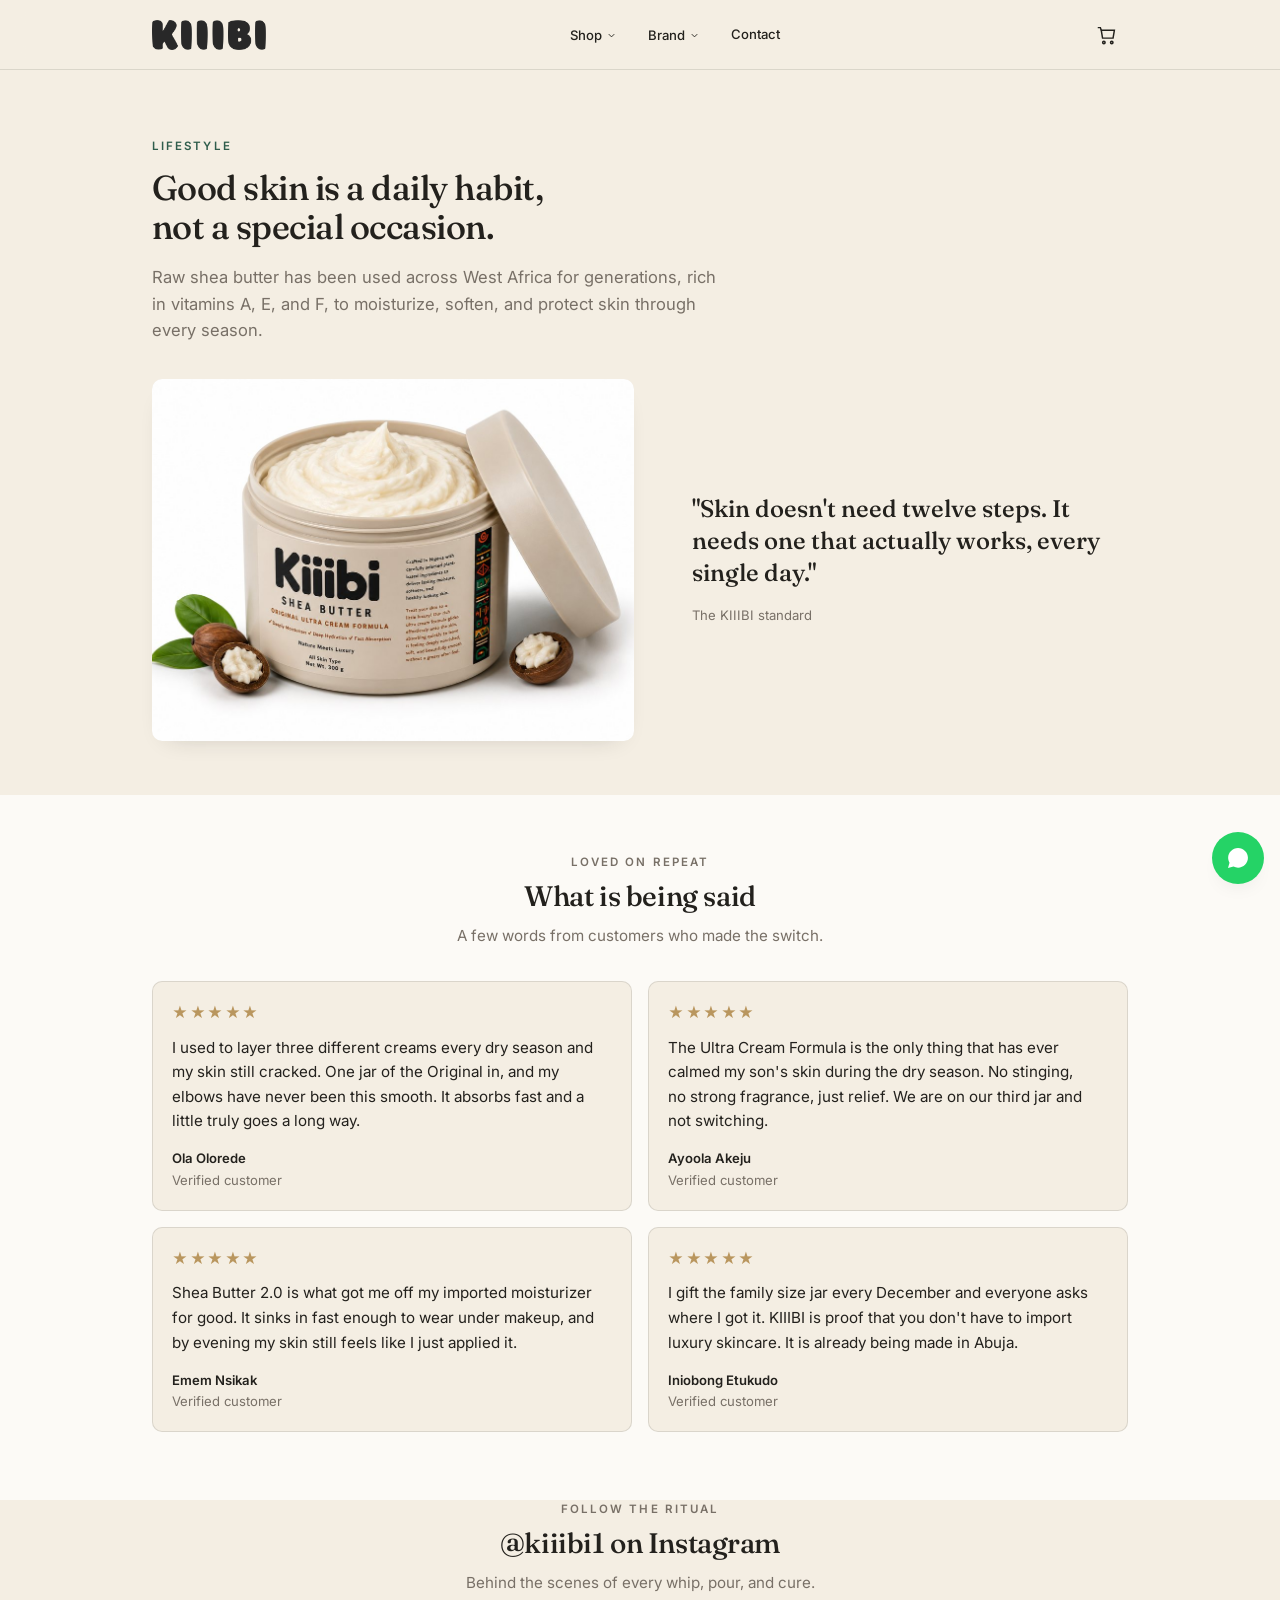
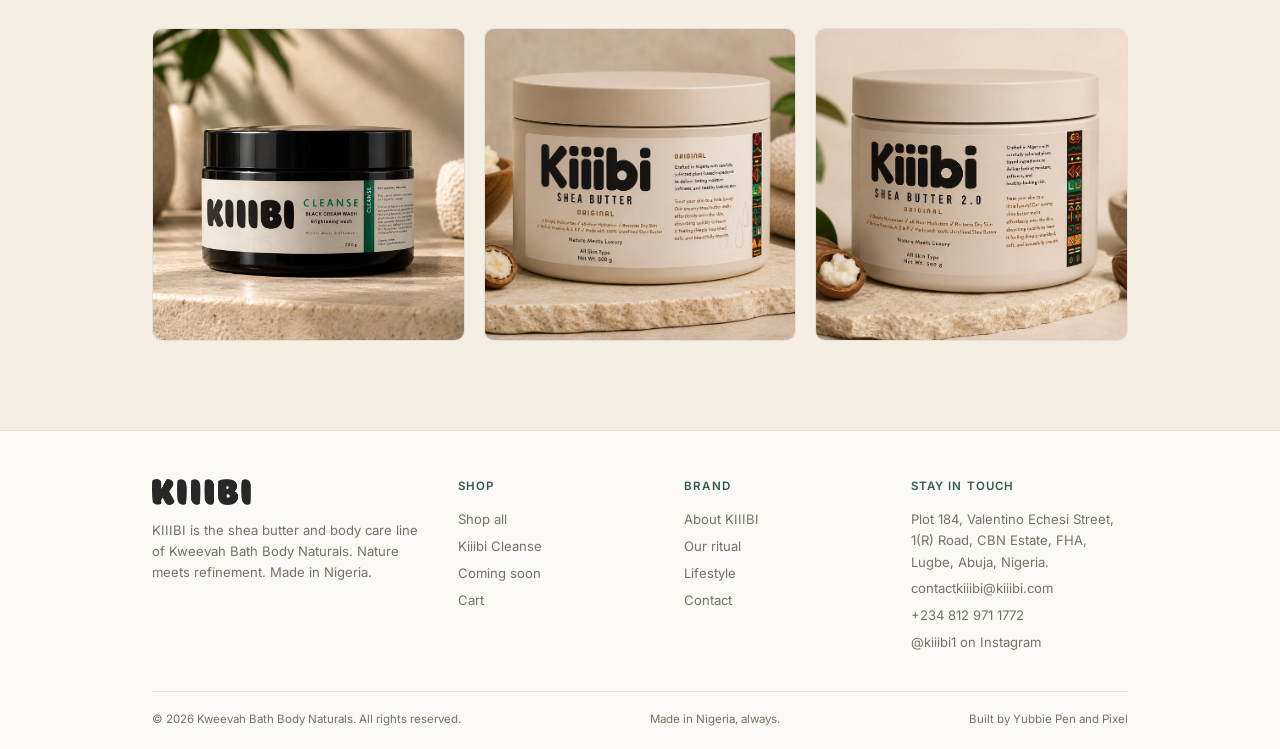
<file: lifestyle.html>
<!DOCTYPE html>
<html lang="en">
<head>
<meta charset="UTF-8">
<meta name="viewport" content="width=device-width, initial-scale=1.0">
<title>Lifestyle | KIIIBI</title>
<meta name="description" content="Good skin is a daily habit. Stories and reviews from KIIIBI customers.">
<link rel="icon" href="assets/favicon.png">
<link rel="preconnect" href="https://fonts.googleapis.com">
<link rel="preconnect" href="https://fonts.gstatic.com" crossorigin>
<link href="https://fonts.googleapis.com/css2?family=Fraunces:ital,opsz,wght@0,9..144,400;0,9..144,500;0,9..144,600;1,9..144,400&family=Inter:wght@400;500;600;700&display=swap" rel="stylesheet">
<link rel="stylesheet" href="css/site.css?v=8">
<style>@media(max-width:900px){nav.primary{visibility:hidden;opacity:0;pointer-events:none}nav.primary.open{visibility:visible;opacity:1;pointer-events:auto}}</style>
</head>
<body>
<a class="skip" href="#top">Skip to content</a>
<header class="site">
<div class="wrap">
<a class="brandmark" href="index.html"><img src="assets/logo.png" alt="KIIIBI"></a>
<nav class="primary" id="primaryNav">
<div class="nav-drop">
<button type="button">Shop <svg viewBox="0 0 24 24"><path d="M6 9l6 6 6-6"/></svg></button>
<div class="menu">
<a href="products.html" data-page="products.html">Shop all <span>Every KIIIBI product</span></a>
<a href="product.html" data-page="product.html">Kiiibi Cleanse <span>Black cream wash, available now</span></a>
<a href="products.html#coming-soon" data-page="products.html">Shea and body care <span>Coming soon</span></a>
</div>
</div>
<div class="nav-drop">
<button type="button">Brand <svg viewBox="0 0 24 24"><path d="M6 9l6 6 6-6"/></svg></button>
<div class="menu">
<a href="about.html" data-page="about.html">About KIIIBI <span>Who we are and what we make</span></a>
<a href="ritual.html" data-page="ritual.html">Our ritual <span>From nut to jar</span></a>
<a href="lifestyle.html" data-page="lifestyle.html">Lifestyle <span>Stories and reviews</span></a>
</div>
</div>
<a href="contact.html" data-page="contact.html">Contact</a>
</nav>
<div class="nav-actions">
<a class="icon-btn" href="cart.html" aria-label="Cart">
<svg viewBox="0 0 24 24"><path d="M6 6h15l-1.5 9h-12z"/><path d="M6 6L5 3H2"/><circle cx="9" cy="20" r="1.4"/><circle cx="18" cy="20" r="1.4"/></svg>
<span class="cart-count">0</span>
</a>
<button class="nav-toggle" id="navToggle" aria-label="Open menu"><span></span><span></span><span></span></button>
</div>
</div>
</header>

<main id="top">
<section class="page-intro">
<div class="wrap">
<p class="eyebrow">Lifestyle</p>
<h1>Good skin is a daily habit, not a special occasion.</h1>
<p class="lead">Raw shea butter has been used across West Africa for generations, rich in vitamins A, E, and F, to moisturize, soften, and protect skin through every season.</p>
</div>
</section>

<section class="featured" style="padding-top:0">
<div class="wrap">
<div class="featured-visual">
<img src="assets/shea-ultra.jpg" alt="Open jar of Kiiibi ultra cream shea butter">
</div>
<div>
<blockquote class="pullquote">
"Skin doesn't need twelve steps. It needs one that actually works, every single day."
</blockquote>
<p class="sig" style="margin-top:1rem;color:var(--muted)">The KIIIBI standard</p>
</div>
</div>
</section>

<section class="reviews">
<div class="wrap">
<div class="section-head center">
<p class="eyebrow">Loved on repeat</p>
<h2>What is being said</h2>
<p>A few words from customers who made the switch.</p>
</div>
<div class="review-grid">
<article class="review-card">
<div class="stars">&#9733;&#9733;&#9733;&#9733;&#9733;</div>
<p class="quote">I used to layer three different creams every dry season and my skin still cracked. One jar of the Original in, and my elbows have never been this smooth. It absorbs fast and a little truly goes a long way.</p>
<p class="who"><strong>Ola Olorede</strong>Verified customer</p>
</article>
<article class="review-card">
<div class="stars">&#9733;&#9733;&#9733;&#9733;&#9733;</div>
<p class="quote">The Ultra Cream Formula is the only thing that has ever calmed my son's skin during the dry season. No stinging, no strong fragrance, just relief. We are on our third jar and not switching.</p>
<p class="who"><strong>Ayoola Akeju</strong>Verified customer</p>
</article>
<article class="review-card">
<div class="stars">&#9733;&#9733;&#9733;&#9733;&#9733;</div>
<p class="quote">Shea Butter 2.0 is what got me off my imported moisturizer for good. It sinks in fast enough to wear under makeup, and by evening my skin still feels like I just applied it.</p>
<p class="who"><strong>Emem Nsikak</strong>Verified customer</p>
</article>
<article class="review-card">
<div class="stars">&#9733;&#9733;&#9733;&#9733;&#9733;</div>
<p class="quote">I gift the family size jar every December and everyone asks where I got it. KIIIBI is proof that you don't have to import luxury skincare. It is already being made in Abuja.</p>
<p class="who"><strong>Iniobong Etukudo</strong>Verified customer</p>
</article>
</div>
</div>
</section>

<section class="catalog" style="padding-top:0">
<div class="wrap">
<div class="section-head center">
<p class="eyebrow">Follow the ritual</p>
<h2>@kiiibi1 on Instagram</h2>
<p>Behind the scenes of every whip, pour, and cure.</p>
</div>
<div class="product-grid">
<div class="product-card"><div class="thumb"><img src="assets/cleanse.jpeg" alt="Kiiibi Cleanse"></div></div>
<div class="product-card"><div class="thumb"><img src="assets/shea-original.jpg" alt="Shea original"></div></div>
<div class="product-card"><div class="thumb"><img src="assets/shea-2.jpg" alt="Shea 2.0"></div></div>
</div>
</div>
</section>
</main>

<footer>
<div class="wrap">
<div class="footer-grid">
<div class="footer-brand">
<img class="footer-logo" src="assets/logo.png" alt="KIIIBI">
<p>KIIIBI is the shea butter and body care line of Kweevah Bath Body Naturals. Nature meets refinement. Made in Nigeria.</p>
</div>
<nav class="footer-col">
<h5>Shop</h5>
<a href="products.html">Shop all</a>
<a href="product.html">Kiiibi Cleanse</a>
<a href="products.html#coming-soon">Coming soon</a>
<a href="cart.html">Cart</a>
</nav>
<nav class="footer-col">
<h5>Brand</h5>
<a href="about.html">About KIIIBI</a>
<a href="ritual.html">Our ritual</a>
<a href="lifestyle.html">Lifestyle</a>
<a href="contact.html">Contact</a>
</nav>
<div class="footer-col">
<h5>Stay in touch</h5>
<p>Plot 184, Valentino Echesi Street, 1(R) Road, CBN Estate, FHA, Lugbe, Abuja, Nigeria.</p>
<a href="mailto:contactkiiibi@kiiibi.com">contactkiiibi@kiiibi.com</a>
<a href="tel:+2348129711772">+234 812 971 1772</a>
<a href="https://instagram.com/kiiibi1" target="_blank" rel="noopener">@kiiibi1 on Instagram</a>
</div>
</div>
<div class="footer-bottom">
<span>&copy; 2026 Kweevah Bath Body Naturals. All rights reserved.</span>
<span>Made in Nigeria, always.</span>
<a href="https://wa.me/2347032352158" target="_blank" rel="noopener">Built by Yubbie Pen and Pixel</a>
</div>
</div>
</footer>
<a class="float-wa" href="https://wa.me/2348129711772?text=Hi%20KIIIBI%2C%20I%20have%20a%20question" aria-label="WhatsApp"><svg viewBox="0 0 24 24"><path d="M12.04 2C6.58 2 2.15 6.4 2.15 11.84c0 1.77.5 3.45 1.36 4.89L2 22l5.45-1.43a9.86 9.86 0 004.59 1.13h.01c5.46 0 9.89-4.4 9.89-9.84C21.94 6.4 17.5 2 12.04 2z"/></svg></a>
<script src="js/config.js"></script>
<script src="js/site.js"></script>
</body>
</html>
</file>
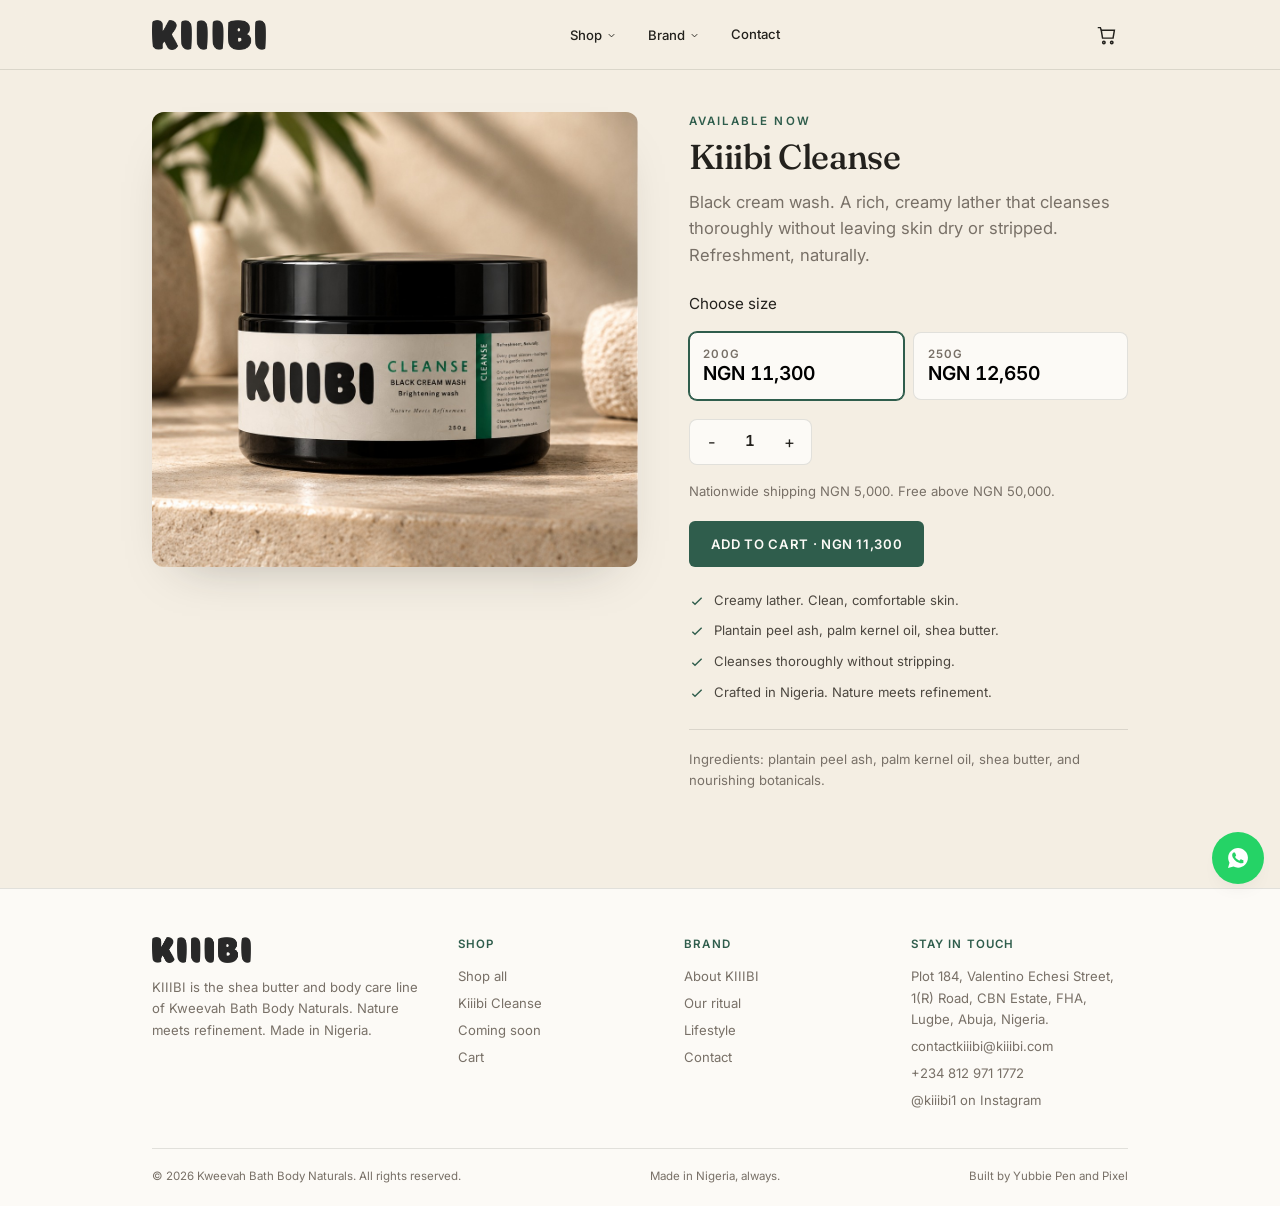
<file: product.html>
<!DOCTYPE html>
<html lang="en">
<head>
<meta charset="UTF-8">
<meta name="viewport" content="width=device-width, initial-scale=1.0">
<title>KIIIBI | Kiiibi Cleanse, black cream wash</title>
<meta name="description" content="Kiiibi Cleanse black cream wash by KIIIBI. 200g NGN 11,300. 250g NGN 12,650. Made in Nigeria.">
<link rel="icon" href="assets/favicon.png">
<link rel="preconnect" href="https://fonts.googleapis.com">
<link rel="preconnect" href="https://fonts.gstatic.com" crossorigin>
<link href="https://fonts.googleapis.com/css2?family=Fraunces:ital,opsz,wght@0,9..144,400;0,9..144,500;0,9..144,600;1,9..144,400&family=Inter:wght@400;500;600;700&display=swap" rel="stylesheet">
<link rel="stylesheet" href="css/site.css?v=8">
<style>@media(max-width:900px){nav.primary{visibility:hidden;opacity:0;pointer-events:none}nav.primary.open{visibility:visible;opacity:1;pointer-events:auto}}</style>
</head>
<body>
<a class="skip" href="#top">Skip to content</a>
<header class="site">
<div class="wrap">
<a class="brandmark" href="index.html"><img src="assets/logo.png" alt="KIIIBI"></a>
<nav class="primary" id="primaryNav">
<div class="nav-drop">
<button type="button">Shop <svg viewBox="0 0 24 24"><path d="M6 9l6 6 6-6"/></svg></button>
<div class="menu">
<a href="products.html" data-page="products.html">Shop all <span>Every KIIIBI product</span></a>
<a href="product.html" data-page="product.html">Kiiibi Cleanse <span>Black cream wash, available now</span></a>
<a href="products.html#coming-soon" data-page="products.html">Shea and body care <span>Coming soon</span></a>
</div>
</div>
<div class="nav-drop">
<button type="button">Brand <svg viewBox="0 0 24 24"><path d="M6 9l6 6 6-6"/></svg></button>
<div class="menu">
<a href="about.html" data-page="about.html">About KIIIBI <span>Who we are and what we make</span></a>
<a href="ritual.html" data-page="ritual.html">Our ritual <span>From nut to jar</span></a>
<a href="lifestyle.html" data-page="lifestyle.html">Lifestyle <span>Stories and reviews</span></a>
</div>
</div>
<a href="contact.html" data-page="contact.html">Contact</a>
</nav>
<div class="nav-actions">
<a class="icon-btn" href="cart.html" aria-label="Cart">
<svg viewBox="0 0 24 24"><path d="M6 6h15l-1.5 9h-12z"/><path d="M6 6L5 3H2"/><circle cx="9" cy="20" r="1.4"/><circle cx="18" cy="20" r="1.4"/></svg>
<span class="cart-count">0</span>
</a>
<button class="nav-toggle" id="navToggle" aria-label="Open menu" aria-expanded="false"><span></span><span></span><span></span></button>
</div>
</div>
</header>

<main id="top">
<section class="pdp" id="pdp">
<div class="wrap pdp-grid">
<div class="pdp-media">
<img src="assets/cleanse.jpeg" alt="Kiiibi Cleanse black cream wash, 250g jar">
</div>
<div class="pdp-copy">
<p class="eyebrow">Available now</p>
<h1>Kiiibi Cleanse</h1>
<p class="lead">Black cream wash. A rich, creamy lather that cleanses thoroughly without leaving skin dry or stripped. Refreshment, naturally.</p>
<p class="label-moss" style="margin-bottom:.6rem">Choose size</p>
<div class="size-picks">
<button class="size-pick active" type="button" data-size="200g"><div class="sz">200g</div><div class="pr">NGN 11,300</div></button>
<button class="size-pick" type="button" data-size="250g"><div class="sz">250g</div><div class="pr">NGN 12,650</div></button>
</div>
<div class="qty-row">
<div class="qty">
<button type="button" id="qtyMinus" aria-label="Decrease quantity">-</button>
<span id="qtyVal">1</span>
<button type="button" id="qtyPlus" aria-label="Increase quantity">+</button>
</div>
<p class="note">Nationwide shipping NGN 5,000. Free above NGN 50,000.</p>
</div>
<button class="btn btn-primary" id="addToCart" type="button">Add to cart</button>
<ul class="benefits">
<li><svg viewBox="0 0 24 24" fill="none" stroke-width="2"><path d="M5 13l4 4L19 7"/></svg> Creamy lather. Clean, comfortable skin.</li>
<li><svg viewBox="0 0 24 24" fill="none" stroke-width="2"><path d="M5 13l4 4L19 7"/></svg> Plantain peel ash, palm kernel oil, shea butter.</li>
<li><svg viewBox="0 0 24 24" fill="none" stroke-width="2"><path d="M5 13l4 4L19 7"/></svg> Cleanses thoroughly without stripping.</li>
<li><svg viewBox="0 0 24 24" fill="none" stroke-width="2"><path d="M5 13l4 4L19 7"/></svg> Crafted in Nigeria. Nature meets refinement.</li>
</ul>
<p class="note" style="margin-top:1.6rem;padding-top:1.2rem;border-top:1px solid var(--line)">Ingredients: plantain peel ash, palm kernel oil, shea butter, and nourishing botanicals.</p>
</div>
</div>
</section>
</main>

<footer>
<div class="wrap">
<div class="footer-grid">
<div class="footer-brand">
<img class="footer-logo" src="assets/logo.png" alt="KIIIBI">
<p>KIIIBI is the shea butter and body care line of Kweevah Bath Body Naturals. Nature meets refinement. Made in Nigeria.</p>
</div>
<nav class="footer-col">
<h5>Shop</h5>
<a href="products.html">Shop all</a>
<a href="product.html">Kiiibi Cleanse</a>
<a href="products.html#coming-soon">Coming soon</a>
<a href="cart.html">Cart</a>
</nav>
<nav class="footer-col">
<h5>Brand</h5>
<a href="about.html">About KIIIBI</a>
<a href="ritual.html">Our ritual</a>
<a href="lifestyle.html">Lifestyle</a>
<a href="contact.html">Contact</a>
</nav>
<div class="footer-col">
<h5>Stay in touch</h5>
<p>Plot 184, Valentino Echesi Street, 1(R) Road, CBN Estate, FHA, Lugbe, Abuja, Nigeria.</p>
<a href="mailto:contactkiiibi@kiiibi.com">contactkiiibi@kiiibi.com</a>
<a href="tel:+2348129711772">+234 812 971 1772</a>
<a href="https://instagram.com/kiiibi1" target="_blank" rel="noopener">@kiiibi1 on Instagram</a>
</div>
</div>
<div class="footer-bottom">
<span>&copy; 2026 Kweevah Bath Body Naturals. All rights reserved.</span>
<span>Made in Nigeria, always.</span>
<a href="https://wa.me/2347032352158" target="_blank" rel="noopener">Built by Yubbie Pen and Pixel</a>
</div>
</div>
</footer>
<a class="float-wa" href="https://wa.me/2348129711772?text=Hi%20KIIIBI%2C%20I%20have%20a%20question" aria-label="WhatsApp">
<svg viewBox="0 0 24 24"><path d="M12.04 2C6.58 2 2.15 6.4 2.15 11.84c0 1.77.5 3.45 1.36 4.89L2 22l5.45-1.43a9.86 9.86 0 004.59 1.13h.01c5.46 0 9.89-4.4 9.89-9.84C21.94 6.4 17.5 2 12.04 2zm5.72 13.99c-.24.68-1.4 1.24-1.94 1.32-.5.07-1.13.1-1.82-.11-.42-.13-.96-.31-1.66-.61-2.92-1.26-4.82-4.2-4.97-4.39-.14-.2-1.18-1.57-1.18-3 0-1.42.75-2.12 1.01-2.41.27-.29.58-.36.77-.36h.55c.18 0 .42-.07.65.5.24.58.82 2 .89 2.15.07.15.12.32.02.52-.1.2-.15.32-.3.5-.14.17-.3.38-.43.51-.14.14-.29.29-.12.56.16.27.73 1.2 1.56 1.95 1.08.96 1.98 1.26 2.26 1.4.27.14.43.12.59-.07.16-.2.68-.79.86-1.06.18-.27.36-.22.61-.13.24.08 1.54.73 1.8.86.27.13.44.2.51.31.07.11.07.64-.17 1.32z"/></svg>
</a>
<script src="js/config.js"></script>
<script src="js/site.js"></script>
</body>
</html>
</file>
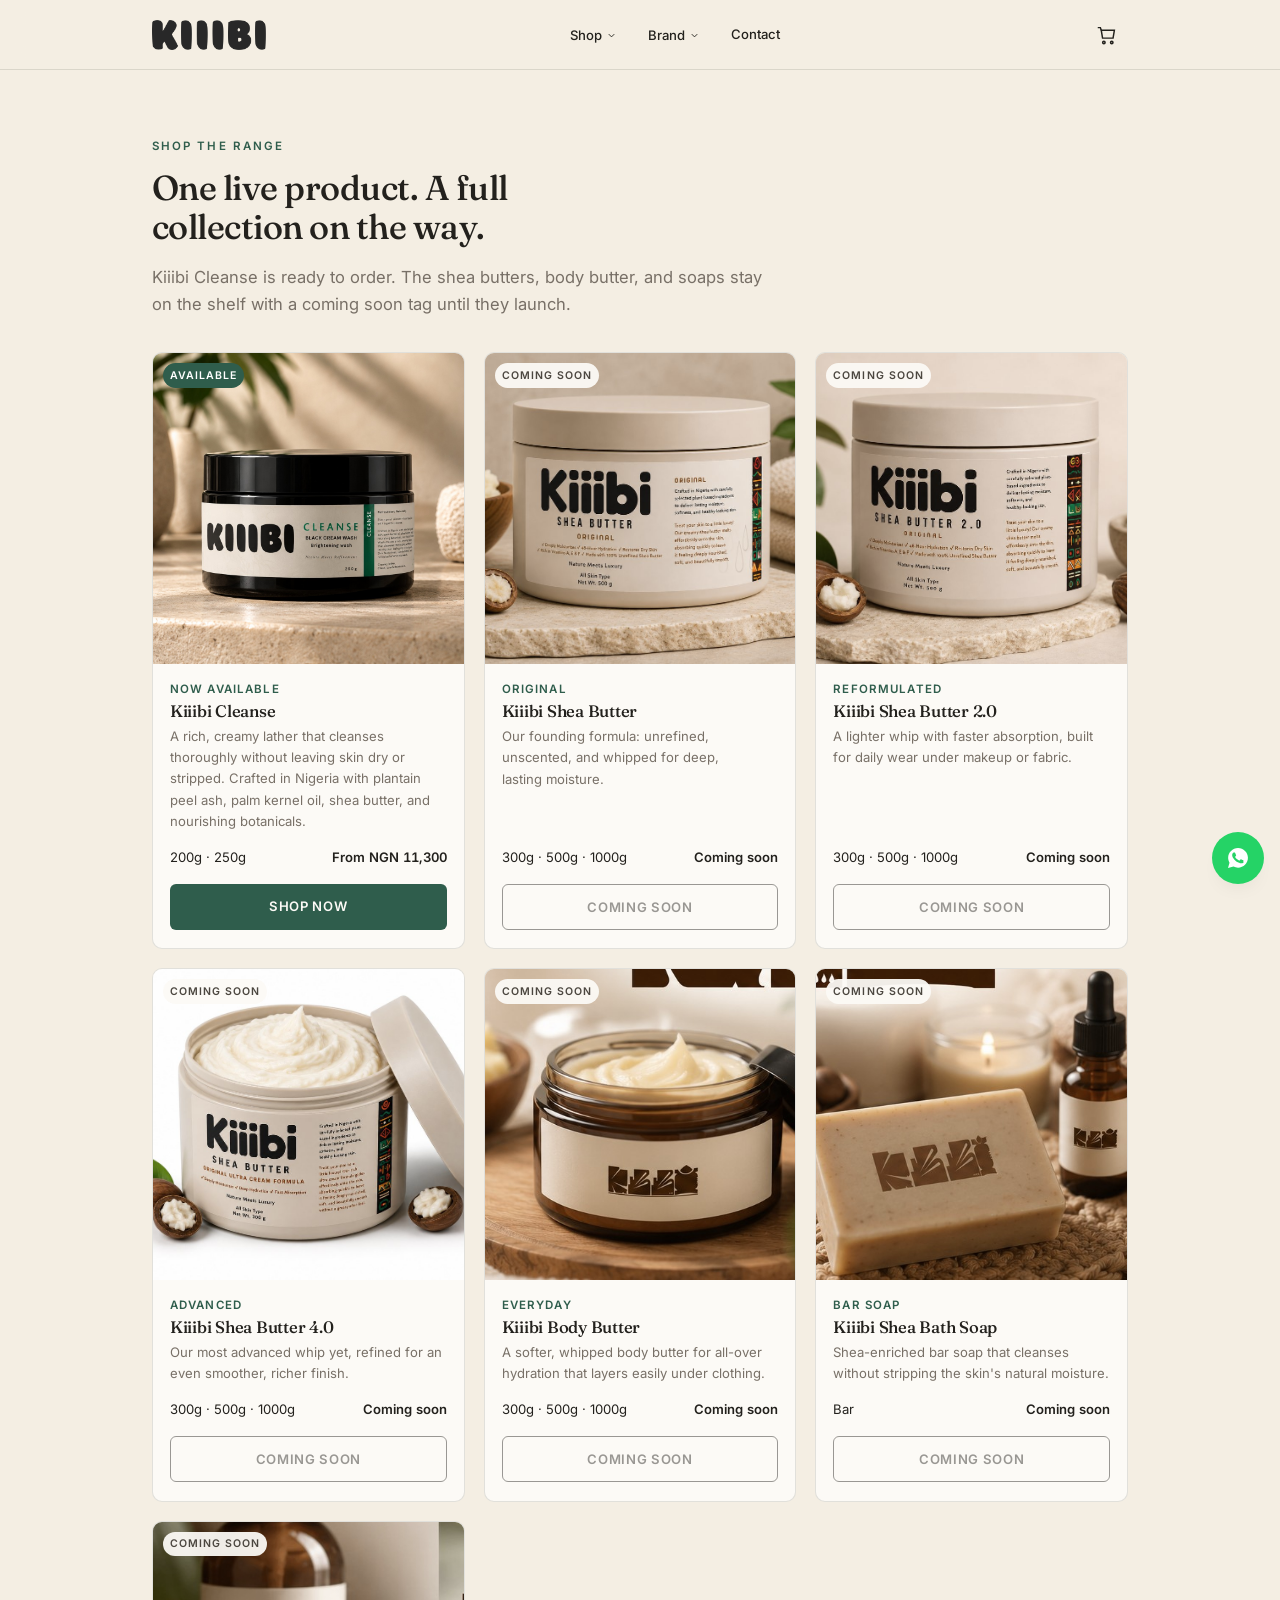
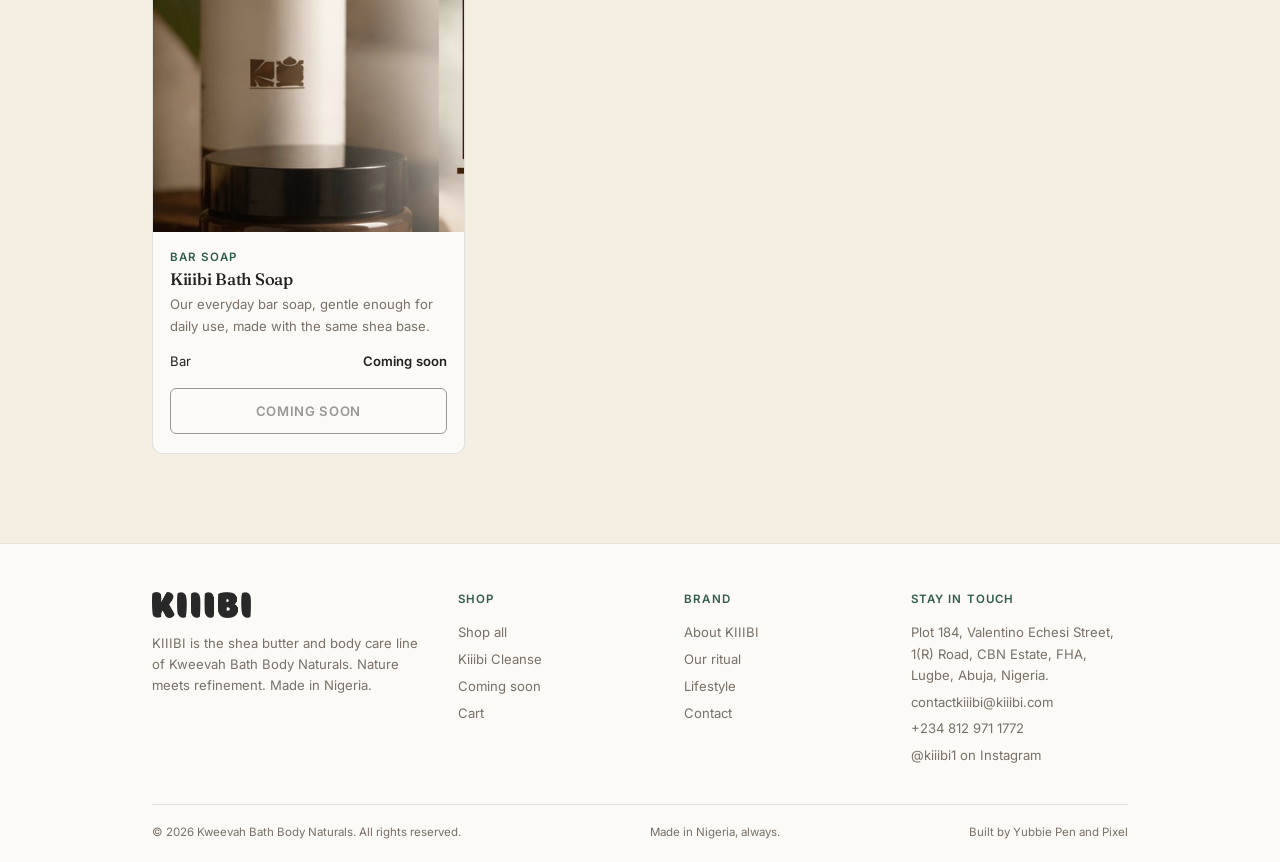
<file: products.html>
<!DOCTYPE html>
<html lang="en">
<head>
<meta charset="UTF-8">
<meta name="viewport" content="width=device-width, initial-scale=1.0">
<title>Shop the range | KIIIBI</title>
<meta name="description" content="Shop Kiiibi Cleanse now. Whipped shea butter, body butter, and bath soap coming soon.">
<link rel="icon" href="assets/favicon.png">
<link rel="preconnect" href="https://fonts.googleapis.com">
<link rel="preconnect" href="https://fonts.gstatic.com" crossorigin>
<link href="https://fonts.googleapis.com/css2?family=Fraunces:ital,opsz,wght@0,9..144,400;0,9..144,500;0,9..144,600;1,9..144,400&family=Inter:wght@400;500;600;700&display=swap" rel="stylesheet">
<link rel="stylesheet" href="css/site.css?v=8">
<style>@media(max-width:900px){nav.primary{visibility:hidden;opacity:0;pointer-events:none}nav.primary.open{visibility:visible;opacity:1;pointer-events:auto}}</style>
</head>
<body>
<a class="skip" href="#top">Skip to content</a>
<header class="site">
<div class="wrap">
<a class="brandmark" href="index.html"><img src="assets/logo.png" alt="KIIIBI"></a>
<nav class="primary" id="primaryNav">
<div class="nav-drop">
<button type="button">Shop <svg viewBox="0 0 24 24"><path d="M6 9l6 6 6-6"/></svg></button>
<div class="menu">
<a href="products.html" data-page="products.html">Shop all <span>Every KIIIBI product</span></a>
<a href="product.html" data-page="product.html">Kiiibi Cleanse <span>Black cream wash, available now</span></a>
<a href="products.html#coming-soon" data-page="products.html">Shea and body care <span>Coming soon</span></a>
</div>
</div>
<div class="nav-drop">
<button type="button">Brand <svg viewBox="0 0 24 24"><path d="M6 9l6 6 6-6"/></svg></button>
<div class="menu">
<a href="about.html" data-page="about.html">About KIIIBI <span>Who we are and what we make</span></a>
<a href="ritual.html" data-page="ritual.html">Our ritual <span>From nut to jar</span></a>
<a href="lifestyle.html" data-page="lifestyle.html">Lifestyle <span>Stories and reviews</span></a>
</div>
</div>
<a href="contact.html" data-page="contact.html">Contact</a>
</nav>
<div class="nav-actions">
<a class="icon-btn" href="cart.html" aria-label="Cart">
<svg viewBox="0 0 24 24"><path d="M6 6h15l-1.5 9h-12z"/><path d="M6 6L5 3H2"/><circle cx="9" cy="20" r="1.4"/><circle cx="18" cy="20" r="1.4"/></svg>
<span class="cart-count">0</span>
</a>
<button class="nav-toggle" id="navToggle" aria-label="Open menu" aria-expanded="false"><span></span><span></span><span></span></button>
</div>
</div>
</header>

<main id="top">
<section class="page-intro">
<div class="wrap">
<p class="eyebrow">Shop the range</p>
<h1>One live product. A full collection on the way.</h1>
<p class="lead">Kiiibi Cleanse is ready to order. The shea butters, body butter, and soaps stay on the shelf with a coming soon tag until they launch.</p>
</div>
</section>
<section class="catalog" style="padding-top:0" id="coming-soon">
<div class="wrap">
<div class="product-grid" id="allGrid"></div>
</div>
</section>
</main>

<footer>
<div class="wrap">
<div class="footer-grid">
<div class="footer-brand">
<img class="footer-logo" src="assets/logo.png" alt="KIIIBI">
<p>KIIIBI is the shea butter and body care line of Kweevah Bath Body Naturals. Nature meets refinement. Made in Nigeria.</p>
</div>
<nav class="footer-col">
<h5>Shop</h5>
<a href="products.html">Shop all</a>
<a href="product.html">Kiiibi Cleanse</a>
<a href="products.html#coming-soon">Coming soon</a>
<a href="cart.html">Cart</a>
</nav>
<nav class="footer-col">
<h5>Brand</h5>
<a href="about.html">About KIIIBI</a>
<a href="ritual.html">Our ritual</a>
<a href="lifestyle.html">Lifestyle</a>
<a href="contact.html">Contact</a>
</nav>
<div class="footer-col">
<h5>Stay in touch</h5>
<p>Plot 184, Valentino Echesi Street, 1(R) Road, CBN Estate, FHA, Lugbe, Abuja, Nigeria.</p>
<a href="mailto:contactkiiibi@kiiibi.com">contactkiiibi@kiiibi.com</a>
<a href="tel:+2348129711772">+234 812 971 1772</a>
<a href="https://instagram.com/kiiibi1" target="_blank" rel="noopener">@kiiibi1 on Instagram</a>
</div>
</div>
<div class="footer-bottom">
<span>&copy; 2026 Kweevah Bath Body Naturals. All rights reserved.</span>
<span>Made in Nigeria, always.</span>
<a href="https://wa.me/2347032352158" target="_blank" rel="noopener">Built by Yubbie Pen and Pixel</a>
</div>
</div>
</footer>
<a class="float-wa" href="https://wa.me/2348129711772?text=Hi%20KIIIBI%2C%20I%20have%20a%20question" aria-label="WhatsApp">
<svg viewBox="0 0 24 24"><path d="M12.04 2C6.58 2 2.15 6.4 2.15 11.84c0 1.77.5 3.45 1.36 4.89L2 22l5.45-1.43a9.86 9.86 0 004.59 1.13h.01c5.46 0 9.89-4.4 9.89-9.84C21.94 6.4 17.5 2 12.04 2zm5.72 13.99c-.24.68-1.4 1.24-1.94 1.32-.5.07-1.13.1-1.82-.11-.42-.13-.96-.31-1.66-.61-2.92-1.26-4.82-4.2-4.97-4.39-.14-.2-1.18-1.57-1.18-3 0-1.42.75-2.12 1.01-2.41.27-.29.58-.36.77-.36h.55c.18 0 .42-.07.65.5.24.58.82 2 .89 2.15.07.15.12.32.02.52-.1.2-.15.32-.3.5-.14.17-.3.38-.43.51-.14.14-.29.29-.12.56.16.27.73 1.2 1.56 1.95 1.08.96 1.98 1.26 2.26 1.4.27.14.43.12.59-.07.16-.2.68-.79.86-1.06.18-.27.36-.22.61-.13.24.08 1.54.73 1.8.86.27.13.44.2.51.31.07.11.07.64-.17 1.32z"/></svg>
</a>
<script src="js/config.js"></script>
<script src="js/site.js"></script>
</body>
</html>
</file>
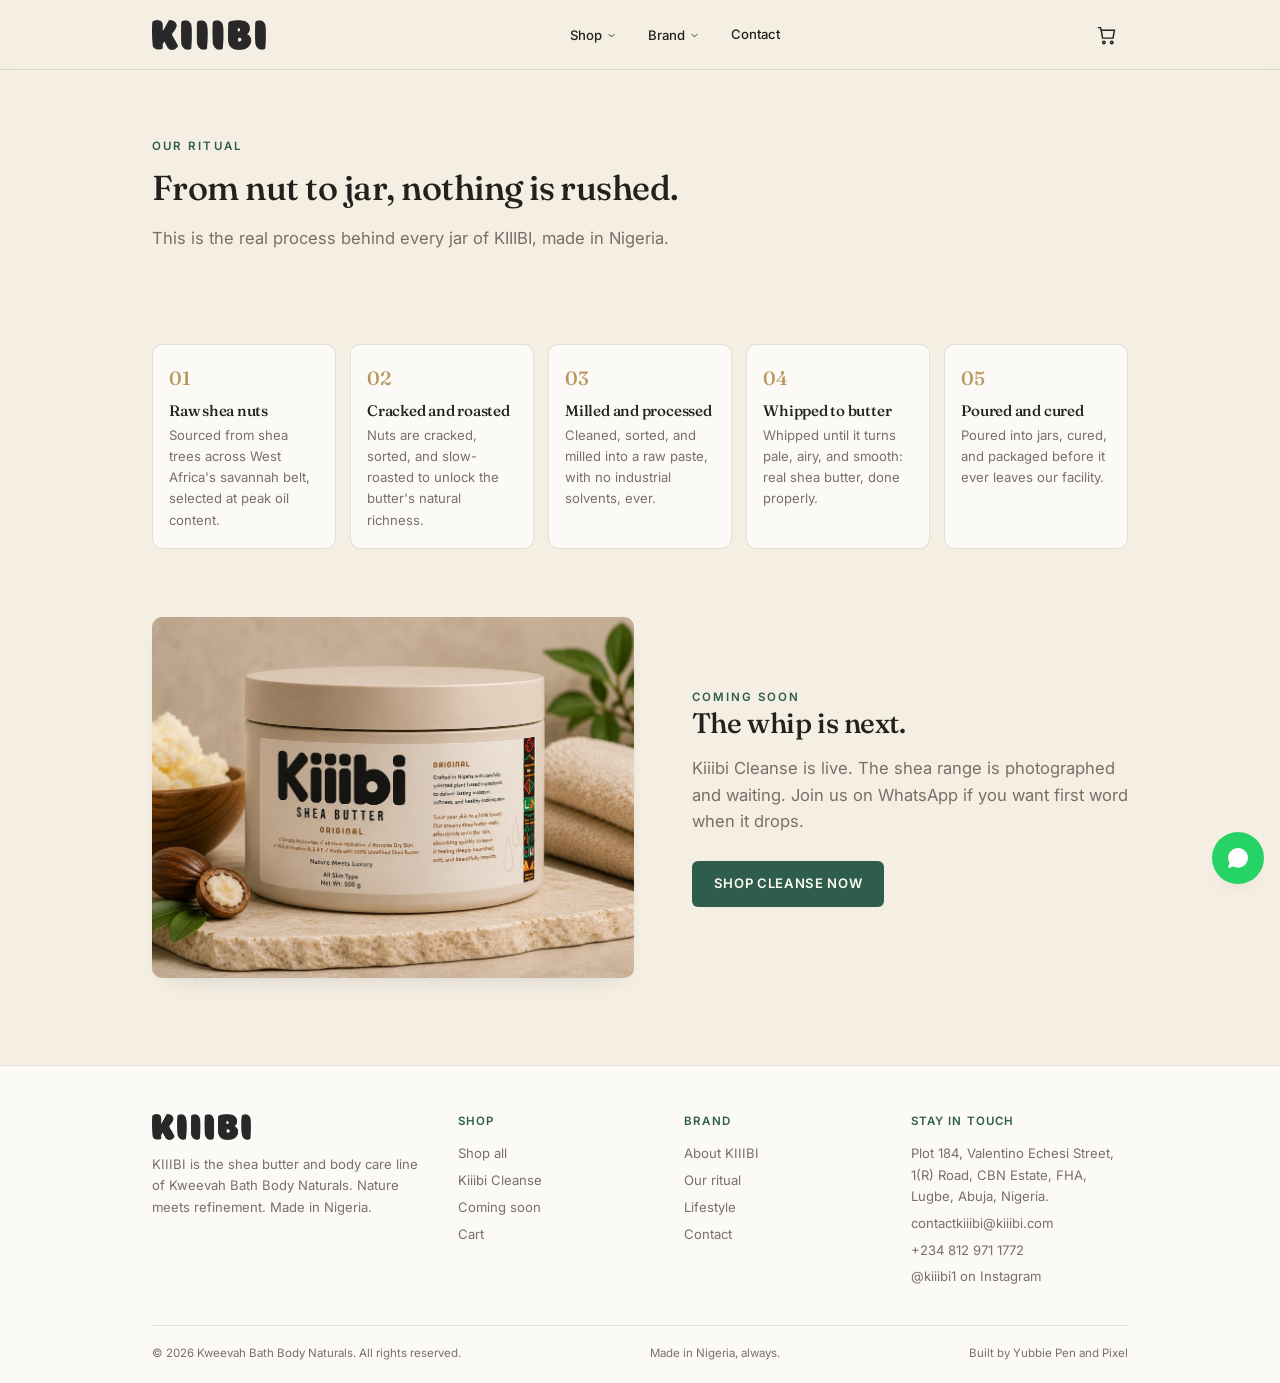
<file: ritual.html>
<!DOCTYPE html>
<html lang="en">
<head>
<meta charset="UTF-8">
<meta name="viewport" content="width=device-width, initial-scale=1.0">
<title>Our ritual | KIIIBI</title>
<meta name="description" content="From nut to jar. The KIIIBI process behind every whip.">
<link rel="icon" href="assets/favicon.png">
<link rel="preconnect" href="https://fonts.googleapis.com">
<link rel="preconnect" href="https://fonts.gstatic.com" crossorigin>
<link href="https://fonts.googleapis.com/css2?family=Fraunces:ital,opsz,wght@0,9..144,400;0,9..144,500;0,9..144,600;1,9..144,400&family=Inter:wght@400;500;600;700&display=swap" rel="stylesheet">
<link rel="stylesheet" href="css/site.css?v=8">
<style>@media(max-width:900px){nav.primary{visibility:hidden;opacity:0;pointer-events:none}nav.primary.open{visibility:visible;opacity:1;pointer-events:auto}}</style>
</head>
<body>
<a class="skip" href="#top">Skip to content</a>
<header class="site">
<div class="wrap">
<a class="brandmark" href="index.html"><img src="assets/logo.png" alt="KIIIBI"></a>
<nav class="primary" id="primaryNav">
<div class="nav-drop">
<button type="button">Shop <svg viewBox="0 0 24 24"><path d="M6 9l6 6 6-6"/></svg></button>
<div class="menu">
<a href="products.html" data-page="products.html">Shop all <span>Every KIIIBI product</span></a>
<a href="product.html" data-page="product.html">Kiiibi Cleanse <span>Black cream wash, available now</span></a>
<a href="products.html#coming-soon" data-page="products.html">Shea and body care <span>Coming soon</span></a>
</div>
</div>
<div class="nav-drop">
<button type="button">Brand <svg viewBox="0 0 24 24"><path d="M6 9l6 6 6-6"/></svg></button>
<div class="menu">
<a href="about.html" data-page="about.html">About KIIIBI <span>Who we are and what we make</span></a>
<a href="ritual.html" data-page="ritual.html">Our ritual <span>From nut to jar</span></a>
<a href="lifestyle.html" data-page="lifestyle.html">Lifestyle <span>Stories and reviews</span></a>
</div>
</div>
<a href="contact.html" data-page="contact.html">Contact</a>
</nav>
<div class="nav-actions">
<a class="icon-btn" href="cart.html" aria-label="Cart">
<svg viewBox="0 0 24 24"><path d="M6 6h15l-1.5 9h-12z"/><path d="M6 6L5 3H2"/><circle cx="9" cy="20" r="1.4"/><circle cx="18" cy="20" r="1.4"/></svg>
<span class="cart-count">0</span>
</a>
<button class="nav-toggle" id="navToggle" aria-label="Open menu"><span></span><span></span><span></span></button>
</div>
</div>
</header>

<main id="top">
<section class="page-intro">
<div class="wrap">
<p class="eyebrow">Our ritual</p>
<h1>From nut to jar, nothing is rushed.</h1>
<p class="lead">This is the real process behind every jar of KIIIBI, made in Nigeria.</p>
</div>
</section>
<section class="process">
<div class="wrap">
<div class="process-grid">
<div class="stage"><span class="num">01</span><h4>Raw shea nuts</h4><p>Sourced from shea trees across West Africa's savannah belt, selected at peak oil content.</p></div>
<div class="stage"><span class="num">02</span><h4>Cracked and roasted</h4><p>Nuts are cracked, sorted, and slow-roasted to unlock the butter's natural richness.</p></div>
<div class="stage"><span class="num">03</span><h4>Milled and processed</h4><p>Cleaned, sorted, and milled into a raw paste, with no industrial solvents, ever.</p></div>
<div class="stage"><span class="num">04</span><h4>Whipped to butter</h4><p>Whipped until it turns pale, airy, and smooth: real shea butter, done properly.</p></div>
<div class="stage"><span class="num">05</span><h4>Poured and cured</h4><p>Poured into jars, cured, and packaged before it ever leaves our facility.</p></div>
</div>
</div>
</section>
<section class="featured" style="padding-top:0">
<div class="wrap">
<div class="featured-visual">
<img src="assets/shea-original.jpg" alt="Kiiibi original shea butter">
</div>
<div>
<p class="eyebrow">Coming soon</p>
<h2>The whip is next.</h2>
<p class="lead" style="margin:1rem 0 1.6rem">Kiiibi Cleanse is live. The shea range is photographed and waiting. Join us on WhatsApp if you want first word when it drops.</p>
<a class="btn btn-primary" href="product.html">Shop Cleanse now</a>
</div>
</div>
</section>
</main>

<footer>
<div class="wrap">
<div class="footer-grid">
<div class="footer-brand">
<img class="footer-logo" src="assets/logo.png" alt="KIIIBI">
<p>KIIIBI is the shea butter and body care line of Kweevah Bath Body Naturals. Nature meets refinement. Made in Nigeria.</p>
</div>
<nav class="footer-col">
<h5>Shop</h5>
<a href="products.html">Shop all</a>
<a href="product.html">Kiiibi Cleanse</a>
<a href="products.html#coming-soon">Coming soon</a>
<a href="cart.html">Cart</a>
</nav>
<nav class="footer-col">
<h5>Brand</h5>
<a href="about.html">About KIIIBI</a>
<a href="ritual.html">Our ritual</a>
<a href="lifestyle.html">Lifestyle</a>
<a href="contact.html">Contact</a>
</nav>
<div class="footer-col">
<h5>Stay in touch</h5>
<p>Plot 184, Valentino Echesi Street, 1(R) Road, CBN Estate, FHA, Lugbe, Abuja, Nigeria.</p>
<a href="mailto:contactkiiibi@kiiibi.com">contactkiiibi@kiiibi.com</a>
<a href="tel:+2348129711772">+234 812 971 1772</a>
<a href="https://instagram.com/kiiibi1" target="_blank" rel="noopener">@kiiibi1 on Instagram</a>
</div>
</div>
<div class="footer-bottom">
<span>&copy; 2026 Kweevah Bath Body Naturals. All rights reserved.</span>
<span>Made in Nigeria, always.</span>
<a href="https://wa.me/2347032352158" target="_blank" rel="noopener">Built by Yubbie Pen and Pixel</a>
</div>
</div>
</footer>
<a class="float-wa" href="https://wa.me/2348129711772?text=Hi%20KIIIBI%2C%20I%20have%20a%20question" aria-label="WhatsApp"><svg viewBox="0 0 24 24"><path d="M12.04 2C6.58 2 2.15 6.4 2.15 11.84c0 1.77.5 3.45 1.36 4.89L2 22l5.45-1.43a9.86 9.86 0 004.59 1.13h.01c5.46 0 9.89-4.4 9.89-9.84C21.94 6.4 17.5 2 12.04 2z"/></svg></a>
<script src="js/config.js"></script>
<script src="js/site.js"></script>
</body>
</html>
</file>
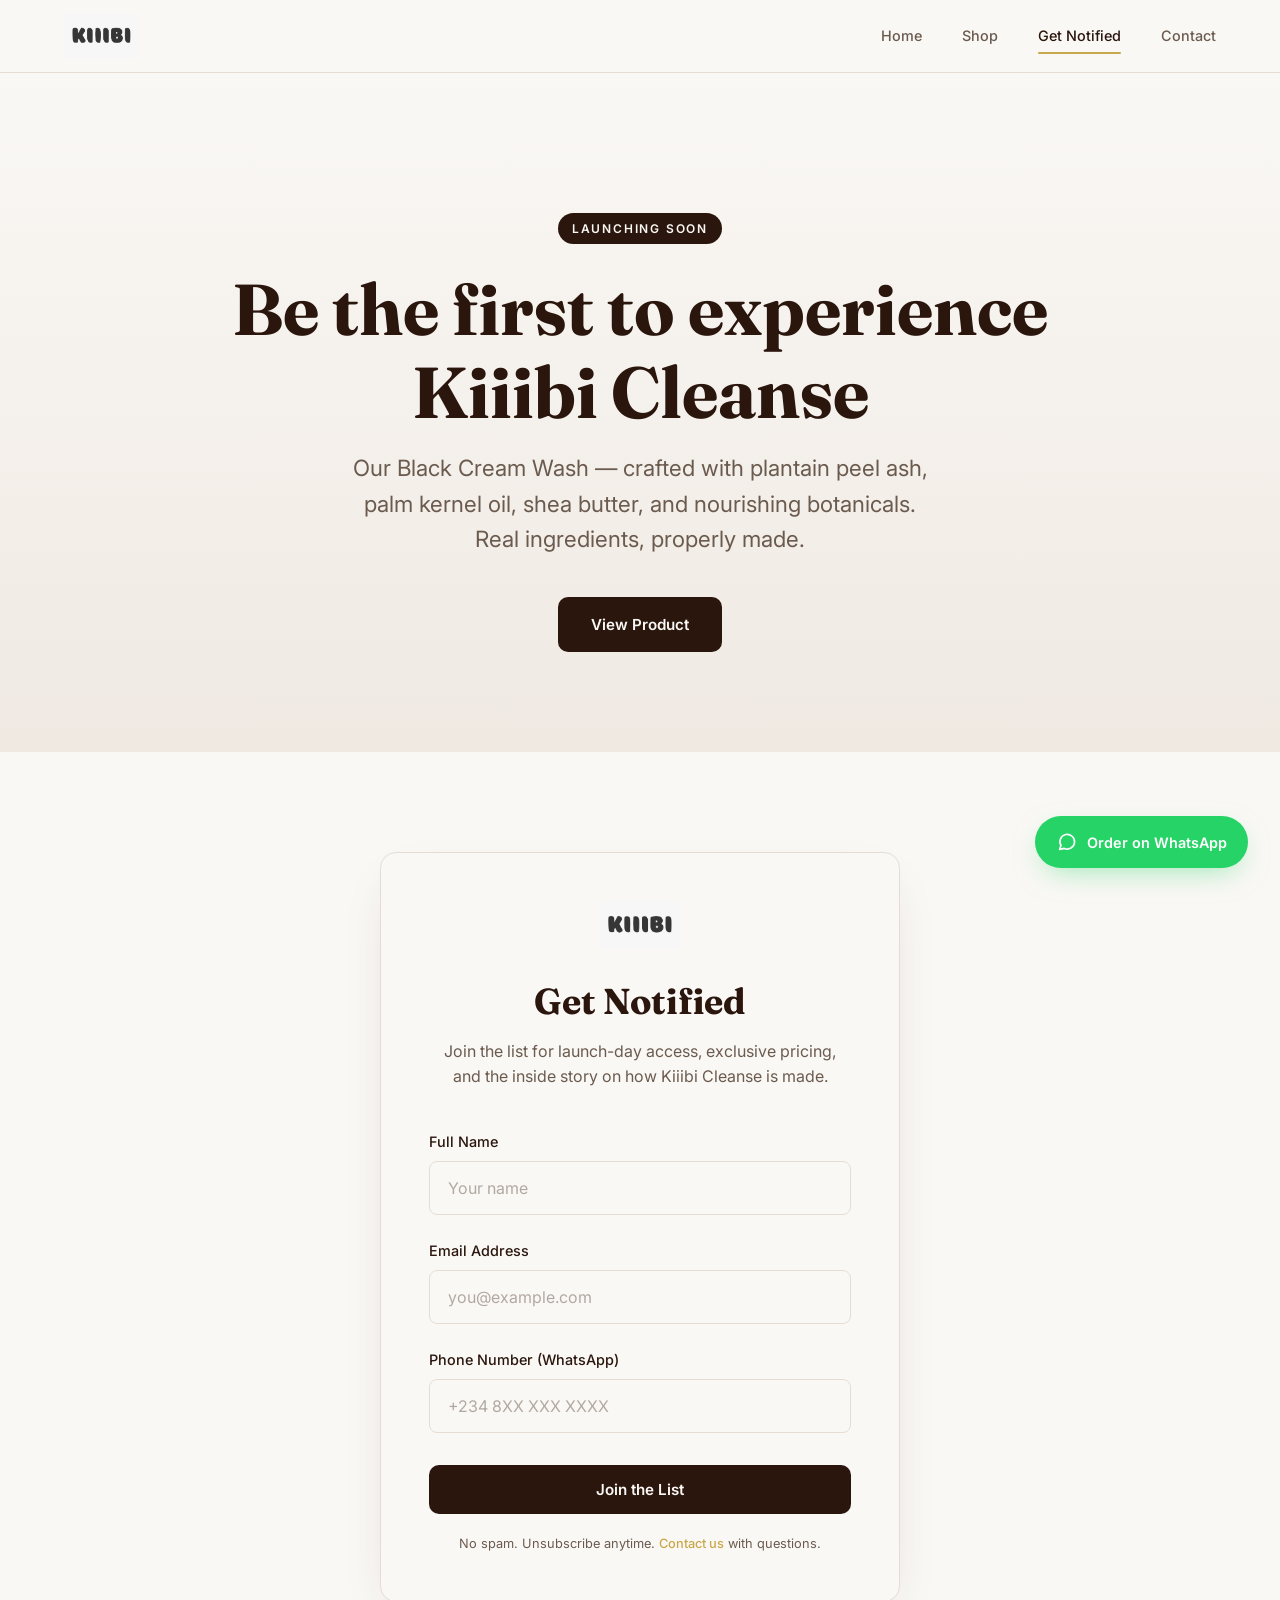
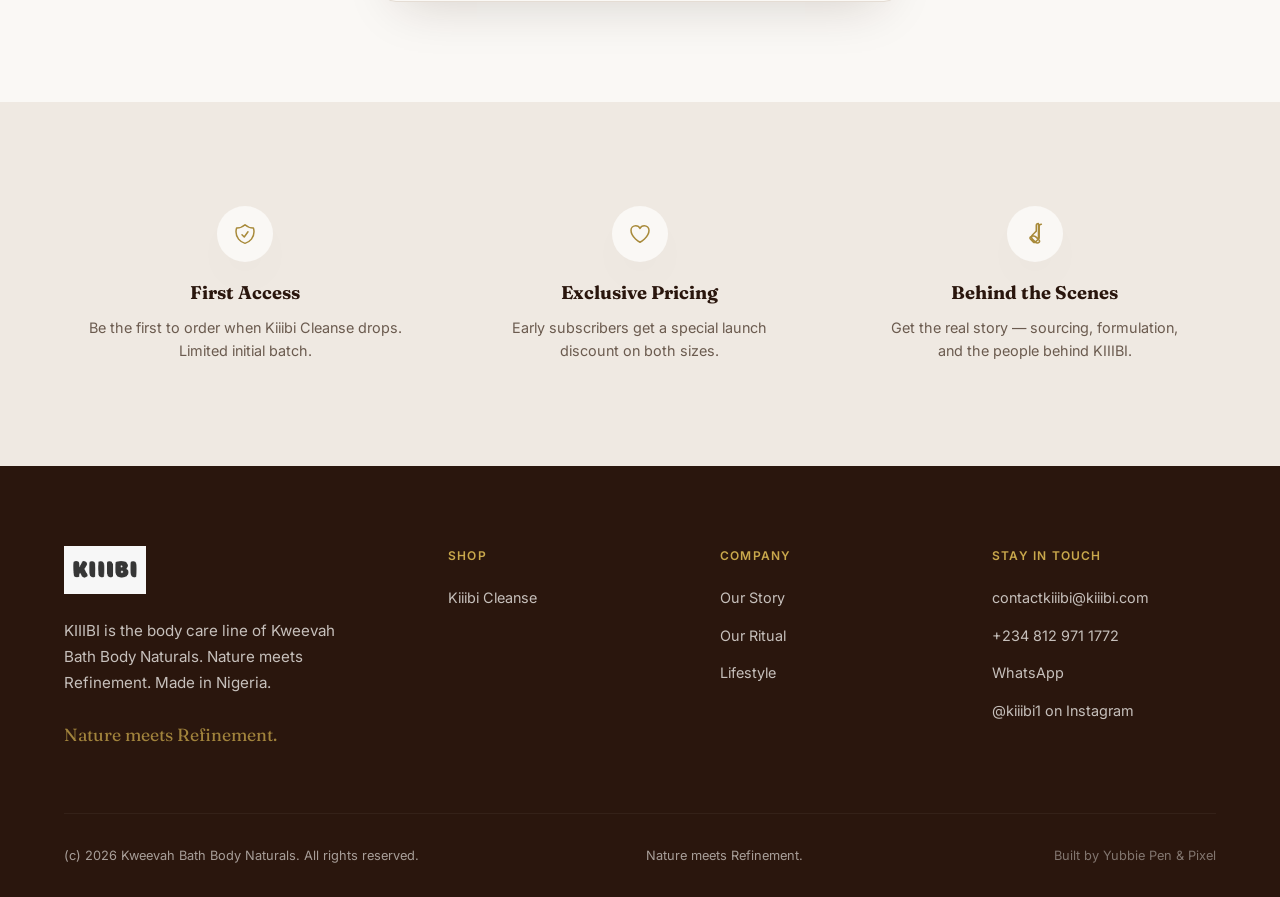
<file: signup.html>
<!DOCTYPE html>
<html lang="en">
<head>
<meta charset="UTF-8">
<meta name="viewport" content="width=device-width, initial-scale=1.0">
<title>Get Notified — Kiiibi Cleanse Launch | KIIIBI</title>
<meta name="description" content="Sign up to be the first to know when Kiiibi Cleanse launches. Get exclusive early access and launch-day discounts.">
<link rel="icon" type="image/png" href="KBBN-icon.png">
<link rel="preconnect" href="https://fonts.googleapis.com">
<link rel="preconnect" href="https://fonts.gstatic.com" crossorigin>
<link href="https://fonts.googleapis.com/css2?family=Fraunces:opsz,wght@9..144,400;9..144,700&family=Inter:wght@400;500;600;700&display=swap" rel="stylesheet">
<style>
:root{
  --ink:#2a160d;--paper:#faf8f5;--bone:#efe9e2;--amber:#c9a84c;
  --amber-deep:#a88a3a;--muted:#6b5b4f;--line:#e5ddd4;
  --shadow:0 20px 50px -20px rgba(42,22,13,0.18);
  --radius:10px;--max:1200px;
}
*{box-sizing:border-box;margin:0;padding:0}
html{scroll-behavior:smooth}
body{font-family:'Inter',sans-serif;background:var(--paper);color:var(--ink);line-height:1.6;-webkit-font-smoothing:antialiased}
img{max-width:100%;height:auto;display:block}
a{color:inherit;text-decoration:none}
.wrap{max-width:var(--max);margin:0 auto;padding:0 1.5rem}
.btn{display:inline-flex;align-items:center;justify-content:center;gap:0.6em;padding:1em 2.2em;border-radius:var(--radius);font-weight:600;font-size:0.95rem;transition:all .2s ease;cursor:pointer;border:none;font-family:inherit}
.btn-primary{background:var(--ink);color:var(--paper)}
.btn-primary:hover{background:#1a0f08;transform:translateY(-2px);box-shadow:var(--shadow)}
.btn-light{background:var(--paper);color:var(--ink);border:1px solid var(--line)}
.btn-light:hover{background:var(--bone);border-color:var(--amber);transform:translateY(-2px)}
header.site{position:sticky;top:0;z-index:100;background:rgba(250,248,245,0.92);backdrop-filter:blur(10px);border-bottom:1px solid var(--line)}
header.site .wrap{display:flex;align-items:center;justify-content:space-between;height:72px}
.brandmark img{height:44px;width:auto}
nav.primary{display:flex;gap:2.5rem}
nav.primary a{font-weight:500;font-size:0.9rem;color:var(--muted);transition:color .2s;position:relative}
nav.primary a:hover,nav.primary a.active{color:var(--ink)}
nav.primary a.active::after{content:'';position:absolute;bottom:-6px;left:0;right:0;height:2px;background:var(--amber);border-radius:1px}
.mobile-nav-toggle{display:none;background:none;border:none;padding:0.5rem;cursor:pointer}
.mobile-nav-toggle svg{width:24px;height:24px;stroke:var(--ink)}

.hero{padding:140px 0 100px;text-align:center;background:linear-gradient(180deg,var(--paper) 0%,var(--bone) 100%)}
.hero .badge{display:inline-block;padding:0.5em 1.2em;background:var(--ink);color:var(--paper);font-size:0.75rem;font-weight:600;letter-spacing:0.15em;text-transform:uppercase;border-radius:100px;margin-bottom:1.5rem}
.hero h1{font-family:'Fraunces',serif;font-size:clamp(2.5rem,6vw,4.5rem);font-weight:700;line-height:1.15;max-width:900px;margin:0 auto 1rem}
.hero .tagline{font-size:clamp(1.1rem,2.5vw,1.4rem);color:var(--muted);max-width:600px;margin:0 auto 2.5rem;font-weight:400}
.hero .actions{display:flex;gap:1rem;justify-content:center;flex-wrap:wrap}

.signup-section{padding:100px 0;background:var(--paper)}
.signup-card{background:var(--paper);border:1px solid var(--line);border-radius:16px;padding:3rem;max-width:520px;margin:0 auto;box-shadow:var(--shadow)}
.signup-header{text-align:center;margin-bottom:2.5rem}
.signup-header .logo{height:48px;margin:0 auto 1.5rem}
.signup-header h2{font-family:'Fraunces',serif;font-size:clamp(1.75rem,3vw,2.25rem);margin-bottom:0.5rem}
.signup-header p{color:var(--muted);font-size:1rem}
.form-group{margin-bottom:1.5rem}
.form-group label{display:block;font-weight:500;font-size:0.9rem;margin-bottom:0.5rem;color:var(--ink)}
.form-group input{width:100%;padding:1rem 1.1rem;border:1px solid var(--line);border-radius:8px;font-size:1rem;font-family:inherit;background:var(--paper);color:var(--ink);transition:border-color .2s,box-shadow .2s}
.form-group input:focus{outline:none;border-color:var(--amber);box-shadow:0 0 0 3px rgba(201,168,76,0.15)}
.form-group input::placeholder{color:var(--muted);opacity:0.5}
.form-submit{width:100%;margin-top:0.5rem}
.form-note{text-align:center;margin-top:1.25rem;font-size:0.8rem;color:var(--muted);line-height:1.5}
.form-note a{color:var(--amber);font-weight:500}
.form-note a:hover{text-decoration:underline}

.benefits{padding:80px 0;background:var(--bone)}
.benefits .wrap{display:grid;grid-template-columns:repeat(3,1fr);gap:2rem;text-align:center}
.benefit-item{padding:1.5rem}
.benefit-icon{width:56px;height:56px;margin:0 auto 1rem;background:var(--paper);border-radius:50%;display:flex;align-items:center;justify-content:center;box-shadow:var(--shadow)}
.benefit-icon svg{width:24px;height:24px;stroke:var(--amber-deep)}
.benefit-item h3{font-family:'Fraunces',serif;font-size:1.15rem;margin-bottom:0.5rem}
.benefit-item p{font-size:0.9rem;color:var(--muted)}

footer{background:var(--ink);color:var(--paper);padding:80px 0 30px}
.footer-grid{display:grid;grid-template-columns:1.5fr repeat(3,1fr);gap:3rem;margin-bottom:4rem}
.footer-brand .footer-logo{height:48px;margin-bottom:1.5rem}
.footer-brand p{font-size:0.95rem;opacity:0.75;max-width:280px;line-height:1.7}
.footer-brand .tagline{margin-top:1.5rem;font-family:'Fraunces',serif;font-size:1.1rem;color:var(--amber);font-weight:400}
.footer-col h4{font-size:0.75rem;text-transform:uppercase;letter-spacing:0.1em;color:var(--amber);margin-bottom:1.25rem;font-weight:600}
.footer-col ul{list-style:none;display:flex;flex-direction:column;gap:0.75rem}
.footer-col a{font-size:0.9rem;opacity:0.75;transition:opacity .2s,color .2s}
.footer-col a:hover{opacity:1;color:var(--amber)}
.footer-bottom{display:flex;flex-wrap:wrap;justify-content:space-between;align-items:center;padding-top:2rem;border-top:1px solid rgba(255,255,255,0.08);font-size:0.8rem;opacity:0.6}
.footer-bottom a{margin-left:1.5rem;opacity:0.7;transition:opacity .2s}
.footer-bottom a:hover{opacity:1}

.float-whatsapp{position:fixed;bottom:2rem;right:2rem;z-index:200;background:#25D366;color:#fff;padding:0.9rem 1.3rem;border-radius:50px;display:flex;align-items:center;gap:0.6rem;font-weight:600;font-size:0.9rem;box-shadow:0 10px 30px -10px rgba(37,211,102,0.5);transition:transform .2s,box-shadow .2s}
.float-whatsapp:hover{transform:translateY(-3px);box-shadow:0 15px 35px -10px rgba(37,211,102,0.6)}
.float-whatsapp .label{display:none}
.float-whatsapp svg{width:22px;height:22px}
@media(min-width:700px){.float-whatsapp .label{display:inline}}

@media(max-width:900px){
  .footer-grid{grid-template-columns:1fr 1fr}
  .footer-brand{grid-column:span 2}
}
@media(max-width:700px){
  nav.primary{position:fixed;top:72px;right:0;left:0;background:var(--paper);flex-direction:column;padding:1.5rem;gap:1rem;border-bottom:1px solid var(--line);display:none}
  nav.primary.open{display:flex}
  .mobile-nav-toggle{display:block}
  .footer-grid{grid-template-columns:1fr}
  .footer-brand{grid-column:auto}
  .benefits .wrap{grid-template-columns:1fr}
}
.reveal{opacity:0;transform:translateY(20px);transition:opacity .7s ease,transform .7s ease}
.reveal.visible{opacity:1;transform:translateY(0)}
</style>
</head>
<body>
<header class="site">
<div class="wrap">
<a class="brandmark" href="index.html">
<img alt="KIIIBI" src="kiiibi-logo.jpeg">
</a>
<nav class="primary" id="primaryNav">
<a href="index.html" data-page="index">Home</a>
<a href="products.html" data-page="products">Shop</a>
<a href="signup.html" data-page="signup" class="active">Get Notified</a>
<a href="contact.html" data-page="contact">Contact</a>
</nav>
<button class="mobile-nav-toggle" id="mobileNavToggle" aria-label="Toggle navigation">
<svg xmlns="http://www.w3.org/2000/svg" fill="none" viewBox="0 0 24 24" stroke-width="1.5" stroke="currentColor"><path stroke-linecap="round" stroke-linejoin="round" d="M3.75 6.75h16.5M3.75 12h16.5m-16.5 5.25h16.5"/></svg>
</button>
</div>
</header>

<main>
<section class="hero">
<div class="wrap">
<span class="badge">Launching Soon</span>
<h1>Be the first to experience <br>Kiiibi Cleanse</h1>
<p class="tagline">Our Black Cream Wash — crafted with plantain peel ash, palm kernel oil, shea butter, and nourishing botanicals. Real ingredients, properly made.</p>
<div class="actions">
<a class="btn btn-primary" href="products.html">View Product</a>
</div>
</div>
</section>

<section class="signup-section">
<div class="wrap">
<div class="signup-card reveal">
<div class="signup-header">
<img class="logo" src="kiiibi-logo.jpeg" alt="KIIIBI">
<h2>Get Notified</h2>
<p>Join the list for launch-day access, exclusive pricing, and the inside story on how Kiiibi Cleanse is made.</p>
</div>
<form id="signupForm" action="https://formspree.io/f/your-form-id" method="POST">
<div class="form-group">
<label for="name">Full Name</label>
<input type="text" id="name" name="name" placeholder="Your name" required autocomplete="name">
</div>
<div class="form-group">
<label for="email">Email Address</label>
<input type="email" id="email" name="email" placeholder="you@example.com" required autocomplete="email">
</div>
<div class="form-group">
<label for="phone">Phone Number (WhatsApp)</label>
<input type="tel" id="phone" name="phone" placeholder="+234 8XX XXX XXXX" autocomplete="tel">
</div>
<button type="submit" class="btn btn-primary form-submit">Join the List</button>
<p class="form-note">No spam. Unsubscribe anytime. <a href="contact.html">Contact us</a> with questions.</p>
</form>
</div>
</div>
</section>

<section class="benefits">
<div class="wrap">
<div class="benefit-item reveal">
<div class="benefit-icon"><svg xmlns="http://www.w3.org/2000/svg" fill="none" viewBox="0 0 24 24" stroke-width="1.5" stroke="currentColor"><path stroke-linecap="round" stroke-linejoin="round" d="M9 12.75L11.25 15 15 9.75m-3-7.036A11.959 11.959 0 013.598 6 11.99 11.99 0 003 9.749c0 5.592 3.824 10.29 9 11.623 5.176-1.332 9-6.03 9-11.622 0-1.31-.21-2.571-.598-3.751h-.152c-3.196 0-6.1-1.248-8.25-3.285Z"/></svg></div>
<h3>First Access</h3>
<p>Be the first to order when Kiiibi Cleanse drops. Limited initial batch.</p>
</div>
<div class="benefit-item reveal">
<div class="benefit-icon"><svg xmlns="http://www.w3.org/2000/svg" fill="none" viewBox="0 0 24 24" stroke-width="1.5" stroke="currentColor"><path stroke-linecap="round" stroke-linejoin="round" d="M21 8.25c0-2.485-2.099-4.5-4.688-4.5-1.935 0-3.597 1.126-4.312 2.733-.715-1.607-2.377-2.733-4.313-2.733C5.1 3.75 3 5.765 3 8.25c0 7.22 9 12 9 12s9-4.78 9-12Z"/></svg></div>
<h3>Exclusive Pricing</h3>
<p>Early subscribers get a special launch discount on both sizes.</p>
</div>
<div class="benefit-item reveal">
<div class="benefit-icon"><svg xmlns="http://www.w3.org/2000/svg" fill="none" viewBox="0 0 24 24" stroke-width="1.5" stroke="currentColor"><path stroke-linecap="round" stroke-linejoin="round" d="M18.375 2.25c-1.188 0-2.16.953-2.16 2.131v11.25c0 .578-.288 1.105-.75 1.421m0 0l-3.101 3.101c-.53.53-1.389.53-1.919 0l-3.1-3.1c-.53-.53-.53-1.389 0-1.919 1.595-1.596 4.176-1.596 5.772 0l3.1 3.101c.53.53.53 1.389 0 1.919-1.028 1.029-2.697 1.029-3.725 0l-3.101-3.101c-1.114-1.114-1.114-2.922 0-4.037l2.285-2.286c.53-.53 1.06-1.053 1.591-1.574v-5.579c0-1.177.971-2.13 2.16-2.13Z"/></svg></div>
<h3>Behind the Scenes</h3>
<p>Get the real story — sourcing, formulation, and the people behind KIIIBI.</p>
</div>
</div>
</section>
</main>

<footer>
<div class="wrap">
<div class="footer-grid">
<div class="footer-brand">
<img class="footer-logo" src="kiiibi-logo.jpeg" alt="KIIIBI">
<p>KIIIBI is the body care line of Kweevah Bath Body Naturals. Nature meets Refinement. Made in Nigeria.</p>
<p class="tagline">Nature meets Refinement.</p>
</div>
<nav class="footer-col">
<h4>Shop</h4>
<ul>
<li><a href="products.html">Kiiibi Cleanse</a></li>
</ul>
</nav>
<nav class="footer-col">
<h4>Company</h4>
<ul>
<li><a href="about.html">Our Story</a></li>
<li><a href="ritual.html">Our Ritual</a></li>
<li><a href="lifestyle.html">Lifestyle</a></li>
</ul>
</nav>
<nav class="footer-col">
<h4>Stay in Touch</h4>
<ul>
<li><a href="mailto:contactkiiibi@kiiibi.com">contactkiiibi@kiiibi.com</a></li>
<li><a href="tel:+2348129711772">+234 812 971 1772</a></li>
<li><a href="https://wa.me/2348129711772" target="_blank" rel="noopener">WhatsApp</a></li>
<li><a href="https://instagram.com/kiiibi1" target="_blank" rel="noopener">@kiiibi1 on Instagram</a></li>
</ul>
</nav>
</div>
<div class="footer-bottom">
<span>(c) 2026 Kweevah Bath Body Naturals. All rights reserved.</span>
<span>Nature meets Refinement.</span>
<a href="https://wa.me/2347032352158?text=Hi%20Yubbie%2C%20I%20saw%20the%20KIIIBI%20website%20and%20I%27d%20like%20to%20talk%20about%20a%20website%20too" target="_blank" rel="noopener">Built by Yubbie Pen & Pixel</a>
</div>
</div>
</footer>

<a aria-label="Order on WhatsApp" class="float-whatsapp" href="https://wa.me/2348129711772?text=Hi%20KIIIBI!%20I%27d%20love%20to%20place%20an%20order%20%F0%9F%98%8A">
<svg xmlns="http://www.w3.org/2000/svg" fill="none" viewBox="0 0 24 24" stroke-width="1.8" stroke="currentColor"><path stroke-linecap="round" stroke-linejoin="round" d="M4 20l1.4-4.2A8 8 0 1 1 9 19L4 20z"/></svg>
<span class="label">Order on WhatsApp</span>
</a>

<script>
// Mobile nav toggle
const toggle=document.getElementById('mobileNavToggle');
const nav=document.getElementById('primaryNav');
toggle?.addEventListener('click',()=>nav.classList.toggle('open'));

// Active nav link
const current=location.pathname.split('/').pop()||'index.html';
document.querySelectorAll('nav.primary a').forEach(a=>{
  if(a.getAttribute('href')===current) a.classList.add('active');
});

// Scroll reveal
const observer=new IntersectionObserver((entries)=>{entries.forEach(e=>{if(e.isIntersecting)e.target.classList.add('visible')})},{threshold:0.1});
document.querySelectorAll('.reveal').forEach(el=>observer.observe(el));

// Form handling (Formspree)
const form=document.getElementById('signupForm');
form?.addEventListener('submit',async(e)=>{
  e.preventDefault();
  const btn=form.querySelector('button[type="submit"]');
  const original=btn.innerHTML;
  btn.innerHTML='Submitting...';
  btn.disabled=true;
  try{
    const res=await fetch(form.action,{method:'POST',body:new FormData(form),headers:{'Accept':'application/json'}});
    if(res.ok){
      btn.innerHTML='Subscribed!';
      btn.style.background='#25D366';
      form.reset();
      setTimeout(()=>{btn.innerHTML=original;btn.style.background='';btn.disabled=false},3000);
    }else{
      throw new Error('Submission failed');
    }
  }catch{
    btn.innerHTML='Try Again';
    btn.style.background='#dc2626';
    btn.disabled=false;
    setTimeout(()=>{btn.innerHTML=original;btn.style.background=''},3000);
  }
});
</script>
</body>
</html>
</file>
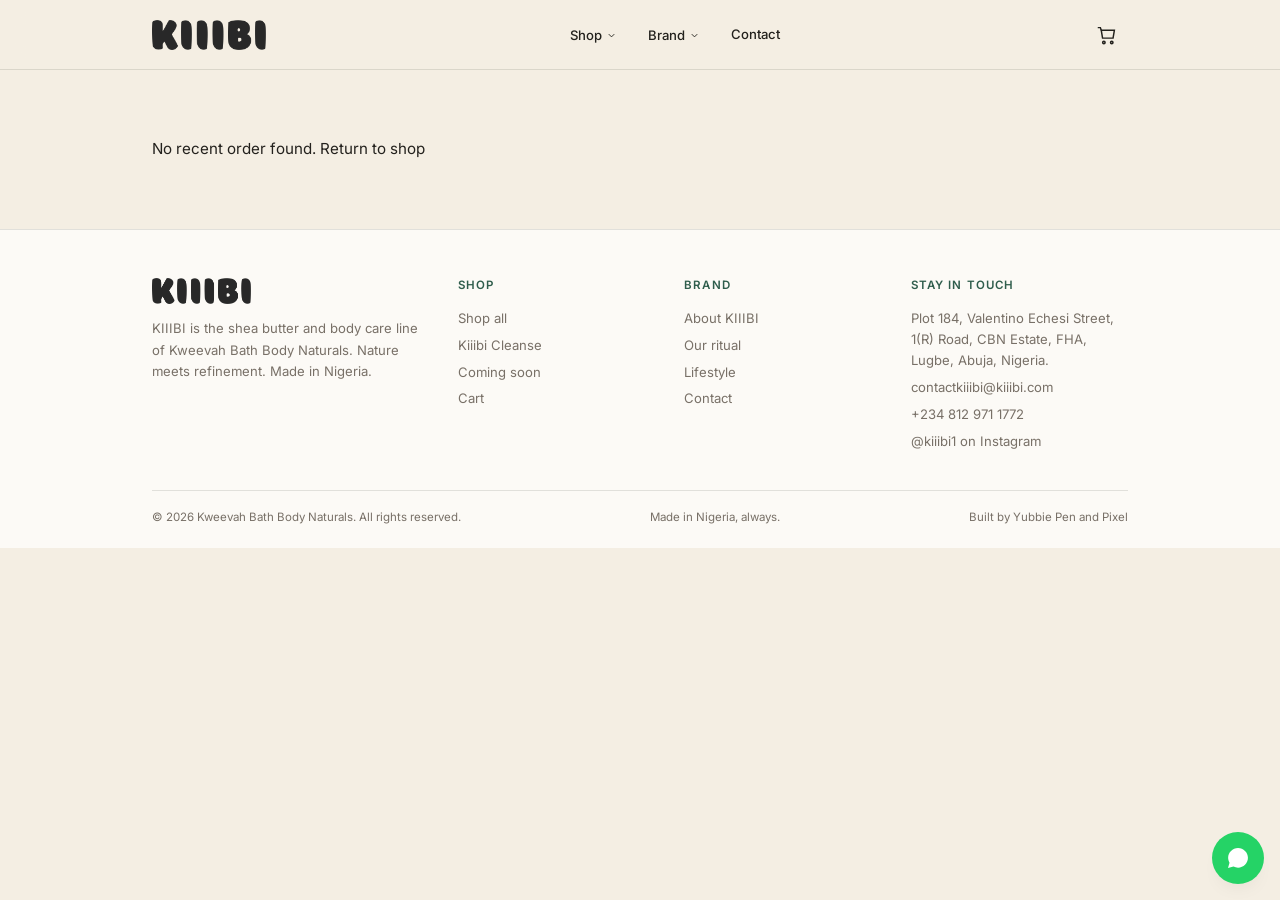
<file: thank-you.html>
<!DOCTYPE html>
<html lang="en">
<head>
<meta charset="UTF-8">
<meta name="viewport" content="width=device-width, initial-scale=1.0">
<title>Order received | KIIIBI</title>
<link rel="icon" href="assets/favicon.png">
<link rel="preconnect" href="https://fonts.googleapis.com">
<link rel="preconnect" href="https://fonts.gstatic.com" crossorigin>
<link href="https://fonts.googleapis.com/css2?family=Fraunces:ital,opsz,wght@0,9..144,400;0,9..144,500;0,9..144,600;1,9..144,400&family=Inter:wght@400;500;600;700&display=swap" rel="stylesheet">
<link rel="stylesheet" href="css/site.css?v=8">
<style>@media(max-width:900px){nav.primary{visibility:hidden;opacity:0;pointer-events:none}nav.primary.open{visibility:visible;opacity:1;pointer-events:auto}}</style>
</head>
<body>
<a class="skip" href="#top">Skip to content</a>
<header class="site">
<div class="wrap">
<a class="brandmark" href="index.html"><img src="assets/logo.png" alt="KIIIBI"></a>
<nav class="primary" id="primaryNav">
<div class="nav-drop">
<button type="button">Shop <svg viewBox="0 0 24 24"><path d="M6 9l6 6 6-6"/></svg></button>
<div class="menu">
<a href="products.html" data-page="products.html">Shop all <span>Every KIIIBI product</span></a>
<a href="product.html" data-page="product.html">Kiiibi Cleanse <span>Black cream wash, available now</span></a>
<a href="products.html#coming-soon" data-page="products.html">Shea and body care <span>Coming soon</span></a>
</div>
</div>
<div class="nav-drop">
<button type="button">Brand <svg viewBox="0 0 24 24"><path d="M6 9l6 6 6-6"/></svg></button>
<div class="menu">
<a href="about.html" data-page="about.html">About KIIIBI <span>Who we are and what we make</span></a>
<a href="ritual.html" data-page="ritual.html">Our ritual <span>From nut to jar</span></a>
<a href="lifestyle.html" data-page="lifestyle.html">Lifestyle <span>Stories and reviews</span></a>
</div>
</div>
<a href="contact.html" data-page="contact.html">Contact</a>
</nav>
<div class="nav-actions">
<a class="icon-btn" href="cart.html" aria-label="Cart">
<svg viewBox="0 0 24 24"><path d="M6 6h15l-1.5 9h-12z"/><path d="M6 6L5 3H2"/><circle cx="9" cy="20" r="1.4"/><circle cx="18" cy="20" r="1.4"/></svg>
<span class="cart-count">0</span>
</a>
<button class="nav-toggle" id="navToggle" aria-label="Open menu"><span></span><span></span><span></span></button>
</div>
</div>
</header>
<main id="top">
<section class="page-intro">
<div class="wrap" id="thanksApp">
<p class="eyebrow">Thank you</p>
<h1>Order received.</h1>
<p class="lead">We will pack and ship within 3 business working days. We will confirm your order on WhatsApp before dispatch.</p>
<div class="form-card" style="margin-top:2rem;max-width:640px">
<p><strong>Order</strong> <span id="orderId"></span></p>
<p><strong>Payment ref</strong> <span id="orderRef"></span></p>
<p><strong>Name</strong> <span id="orderName"></span></p>
<p><strong>Email</strong> <span id="orderEmail"></span></p>
<p><strong>Phone</strong> <span id="orderPhone"></span></p>
<p><strong>Address</strong> <span id="orderAddr"></span></p>
<p><strong>Total</strong> <span id="orderTotal"></span></p>
<ul id="orderLines" style="margin:1rem 0 0;padding-left:1.1rem;list-style:disc"></ul>
</div>
<a class="btn btn-primary" href="index.html" style="margin-top:1.6rem">Back home</a>
</div>
</section>
</main>
<footer>
<div class="wrap">
<div class="footer-grid">
<div class="footer-brand">
<img class="footer-logo" src="assets/logo.png" alt="KIIIBI">
<p>KIIIBI is the shea butter and body care line of Kweevah Bath Body Naturals. Nature meets refinement. Made in Nigeria.</p>
</div>
<nav class="footer-col">
<h5>Shop</h5>
<a href="products.html">Shop all</a>
<a href="product.html">Kiiibi Cleanse</a>
<a href="products.html#coming-soon">Coming soon</a>
<a href="cart.html">Cart</a>
</nav>
<nav class="footer-col">
<h5>Brand</h5>
<a href="about.html">About KIIIBI</a>
<a href="ritual.html">Our ritual</a>
<a href="lifestyle.html">Lifestyle</a>
<a href="contact.html">Contact</a>
</nav>
<div class="footer-col">
<h5>Stay in touch</h5>
<p>Plot 184, Valentino Echesi Street, 1(R) Road, CBN Estate, FHA, Lugbe, Abuja, Nigeria.</p>
<a href="mailto:contactkiiibi@kiiibi.com">contactkiiibi@kiiibi.com</a>
<a href="tel:+2348129711772">+234 812 971 1772</a>
<a href="https://instagram.com/kiiibi1" target="_blank" rel="noopener">@kiiibi1 on Instagram</a>
</div>
</div>
<div class="footer-bottom">
<span>&copy; 2026 Kweevah Bath Body Naturals. All rights reserved.</span>
<span>Made in Nigeria, always.</span>
<a href="https://wa.me/2347032352158" target="_blank" rel="noopener">Built by Yubbie Pen and Pixel</a>
</div>
</div>
</footer>
<a class="float-wa" href="https://wa.me/2348129711772?text=Hi%20KIIIBI%2C%20I%20have%20a%20question" aria-label="WhatsApp"><svg viewBox="0 0 24 24"><path d="M12.04 2C6.58 2 2.15 6.4 2.15 11.84c0 1.77.5 3.45 1.36 4.89L2 22l5.45-1.43a9.86 9.86 0 004.59 1.13h.01c5.46 0 9.89-4.4 9.89-9.84C21.94 6.4 17.5 2 12.04 2z"/></svg></a>
<script src="js/config.js"></script>
<script src="js/site.js"></script>
</body>
</html>
</file>
<file: css/site.css>
/* =========================================================
   KIIIBI design system
   Minimal, brand first. Light and airy only, no dark blocks.
   Fonts: Fraunces (display) + Inter (text).
   ========================================================= */

:root{
  /* colour, light minimal */
  --bone:#F4EEE3;        /* primary site colour, matches logo */
  --bone-2:#ECE5D8;
  --paper:#FCFAF6;
  --ink:#23211D;         /* neutral near black, not brown */
  --ink-soft:#4B463F;
  --muted:#787067;
  --green:#2F5D4C;       /* deep evergreen, brand accent */
  --green-deep:#24483B;
  --green-soft:#E4EBE6;
  --brass:#B9965E;
  --line:rgba(35,33,29,.12);
  --line-strong:rgba(35,33,29,.2);
  --danger:#9B1C1C;

  --font-display:Fraunces,Georgia,"Times New Roman",serif;
  --font-text:Inter,system-ui,-apple-system,"Segoe UI",sans-serif;

  /* type scale, deliberately compact */
  --text-2xs:.66rem;
  --text-xs:.72rem;
  --text-sm:.82rem;
  --text-base:.95rem;
  --text-md:1.04rem;
  --text-lg:1.2rem;
  --text-xl:1.5rem;
  --text-2xl:1.9rem;

  --display-hero:clamp(1.95rem,3.4vw,2.9rem);
  --display-1:clamp(1.65rem,2.7vw,2.3rem);
  --display-2:clamp(1.4rem,2.2vw,1.85rem);
  --display-3:clamp(1.12rem,1.8vw,1.45rem);

  --leading-tight:1.14;
  --leading-snug:1.34;
  --leading-normal:1.62;

  --tracking-tight:-.015em;
  --tracking-label:.1em;
  --tracking-marquee:.16em;
  --tracking-eyebrow:.18em;

  --shadow:0 22px 50px -30px rgba(35,33,29,.34);
  --shadow-sm:0 10px 24px -16px rgba(35,33,29,.24);
  --radius:6px;
  --header:70px;
  --max:1120px;
  --ease:cubic-bezier(.2,.8,.2,1);
  --pad-x:clamp(1.4rem,6.5vw,4.5rem);
}

*{margin:0;padding:0;box-sizing:border-box}
html{scroll-behavior:smooth}
@media (prefers-reduced-motion:reduce){
  html{scroll-behavior:auto}
  *,*::before,*::after{animation-duration:.001ms!important;transition-duration:.001ms!important}
  .marquee-track{animation:none}
}
button,a,.size-pick,.icon-btn{touch-action:manipulation}
button{cursor:pointer}
:focus-visible{outline:2px solid var(--green);outline-offset:3px}

body{
  background:var(--bone);
  color:var(--ink);
  font-family:var(--font-text);
  font-size:var(--text-base);
  font-weight:400;
  line-height:var(--leading-normal);
  -webkit-font-smoothing:antialiased;
  text-rendering:optimizeLegibility;
  overflow-x:hidden;
}
img,video{max-width:100%;display:block}
a{color:inherit;text-decoration:none}
ul{list-style:none}
button,input,select,textarea{font-family:inherit;font-size:inherit}

h1,h2,h3,h4{
  font-family:var(--font-display);
  font-weight:500;
  line-height:var(--leading-tight);
  letter-spacing:var(--tracking-tight);
  color:var(--ink);
  text-wrap:balance;
}
h1{font-size:var(--display-1)}
h2{font-size:var(--display-2)}
h3{font-size:var(--text-lg)}
h4{font-size:var(--text-md)}
h5{font-family:var(--font-text);font-weight:600;line-height:var(--leading-snug);font-size:var(--text-base)}
p{text-wrap:pretty}

.wrap{max-width:var(--max);margin:0 auto;padding:0 var(--pad-x)}
.lead{font-size:var(--text-md);color:var(--muted);max-width:40em;line-height:1.6}
.muted{color:var(--muted)}
.note{font-size:var(--text-sm);color:var(--muted)}
.note-xs{font-size:var(--text-xs);color:var(--muted)}
.tnum{font-variant-numeric:tabular-nums}

/* Small uppercase label, no leading dash */
.eyebrow{
  font-family:var(--font-text);
  font-size:var(--text-xs);
  font-weight:600;
  letter-spacing:var(--tracking-eyebrow);
  text-transform:uppercase;
  color:var(--green);
}
.center .eyebrow{display:block}

.btn{
  display:inline-flex;align-items:center;justify-content:center;gap:.5em;
  padding:.85em 1.6em;min-height:46px;
  font-family:var(--font-text);
  font-size:var(--text-sm);font-weight:600;letter-spacing:.05em;text-transform:uppercase;
  border-radius:var(--radius);border:1px solid transparent;background:transparent;color:inherit;
  transition:transform .26s var(--ease), background .22s ease, color .22s ease, border-color .22s ease;
}
.btn:hover{transform:translateY(-2px)}
.btn-primary{background:var(--green);color:var(--paper)}
.btn-primary:hover{background:var(--green-deep)}
.btn-ghost{border-color:var(--ink);color:var(--ink)}
.btn-ghost:hover{background:var(--ink);color:var(--paper)}
.btn-soft{background:var(--paper);color:var(--ink);border-color:var(--line-strong)}
.btn-soft:hover{border-color:var(--ink)}
.btn[disabled]{opacity:.45;cursor:not-allowed;transform:none}

/* ---------- Header / nav ---------- */
header.site{
  position:fixed;top:0;left:0;right:0;z-index:80;
  height:var(--header);
  background:rgba(244,238,227,.94);
  backdrop-filter:blur(12px);
  border-bottom:1px solid var(--line);
}
header.site .wrap{display:flex;align-items:center;justify-content:space-between;height:var(--header);gap:1.4rem}
.brandmark{display:flex;align-items:center;flex-shrink:0}
.brandmark img{height:30px;width:auto}
nav.primary{display:flex;align-items:center;gap:2em}
nav.primary > a, .nav-drop > button{
  font-family:var(--font-text);
  font-size:var(--text-sm);font-weight:500;letter-spacing:.01em;color:var(--ink);
  background:none;border:none;padding:.4em 0;display:inline-flex;align-items:center;gap:.3em;
  min-height:44px;
}
nav.primary > a:hover, .nav-drop > button:hover{color:var(--green)}
nav.primary > a[aria-current="page"]{color:var(--green)}
.nav-drop{position:relative}
.nav-drop > button svg{width:11px;height:11px;stroke:currentColor;fill:none;stroke-width:2}
.nav-drop .menu a{
  display:flex;flex-direction:column;gap:.08em;padding:.65rem .8rem;border-radius:6px;
  font-family:var(--font-text);font-size:var(--text-sm);font-weight:500;
}
.nav-drop .menu a:hover{background:var(--bone-2)}
.nav-drop .menu a span{font-size:var(--text-xs);font-weight:400;color:var(--muted)}
@media (min-width:901px){
  .nav-drop .menu{
    position:absolute;top:calc(100% + 10px);left:50%;transform:translateX(-50%) translateY(6px);
    min-width:230px;background:var(--paper);border:1px solid var(--line);border-radius:8px;
    box-shadow:var(--shadow);padding:.5rem;opacity:0;pointer-events:none;transition:opacity .2s ease, transform .2s ease;
  }
  .nav-drop:hover .menu, .nav-drop:focus-within .menu{
    opacity:1;pointer-events:auto;transform:translateX(-50%) translateY(0);
  }
}
.nav-actions{display:flex;align-items:center;gap:.3rem}
.icon-btn{
  width:44px;height:44px;display:inline-flex;align-items:center;justify-content:center;
  background:none;border:none;position:relative;color:var(--ink);border-radius:50%;
}
.icon-btn:hover{background:rgba(35,33,29,.06)}
.icon-btn svg{width:21px;height:21px;stroke:currentColor;fill:none;stroke-width:1.7}
.cart-count{
  position:absolute;top:7px;right:5px;min-width:15px;height:15px;padding:0 4px;border-radius:99px;
  background:var(--green);color:#fff;font-size:var(--text-2xs);font-weight:700;
  font-variant-numeric:tabular-nums;display:none;align-items:center;justify-content:center;
}
.cart-count.show{display:flex}
.nav-toggle{display:none;flex-direction:column;gap:5px;background:none;border:none;padding:10px;min-width:44px;min-height:44px}
.nav-toggle span{width:20px;height:1.5px;background:var(--ink);display:block}

/* mobile nav: hidden by default, shown with .open */
@media (max-width:900px){
  nav.primary{
    position:fixed;top:var(--header);left:0;right:0;bottom:0;
    width:100%;max-width:100%;
    height:calc(100vh - var(--header));height:calc(100dvh - var(--header));
    background:#F4EEE3;
    flex-direction:column;align-items:stretch;justify-content:flex-start;
    padding:1.3rem var(--pad-x) 3rem;gap:0;overflow-x:hidden;overflow-y:auto;z-index:70;
    visibility:hidden;opacity:0;pointer-events:none;transform:none;
    transition:opacity .26s ease, visibility .26s;
  }
  nav.primary.open{visibility:visible;opacity:1;pointer-events:auto}
  body.nav-open{overflow:hidden}
  nav.primary > a, .nav-drop > button{
    font-family:var(--font-text);font-size:var(--text-md);font-weight:500;
    min-height:54px;justify-content:space-between;width:100%;
  }
  .nav-drop{width:100%}
  .nav-drop .menu{
    position:static;left:auto;top:auto;transform:none;opacity:1;pointer-events:auto;
    box-shadow:none;display:none;min-width:0;width:100%;max-width:100%;
    background:transparent;border:0;padding:.2rem 0 .7rem .2rem;
  }
  .nav-drop.open .menu{display:block;transform:none}
  .nav-drop .menu a{font-size:var(--text-base)}
  .nav-toggle{display:flex}
}

/* ---------- Page scaffolding ---------- */
main{padding-top:var(--header)}
.page-intro{padding:4.2rem 0 2.2rem}
.page-intro h1{margin:.35em 0 .5em;max-width:16em}
.page-intro .lead{max-width:38em}
.section-head{margin-bottom:2rem;max-width:40em}
.section-head.center{margin-left:auto;margin-right:auto;text-align:center}
.section-head h2{margin:.3em 0 .45em}
.section-head p{color:var(--muted)}

/* ---------- Hero (brand first, cleanse jar) ---------- */
.hero{background:var(--bone);padding:2.4rem 0 3.2rem}
.hero .wrap{display:grid;grid-template-columns:1.05fr .95fr;gap:4.5vw;align-items:center}
.hero-copy h1{font-size:var(--display-hero);margin:.35em 0 .45em}
.hero-copy .lead{margin-bottom:1.6em;max-width:30em}
.hero-actions{display:flex;gap:.7em;flex-wrap:wrap;margin-bottom:1.6em}
.hero-stats{display:flex;gap:1.4em;flex-wrap:wrap;padding-top:1.2em;border-top:1px solid var(--line)}
.hero-stats div{font-size:var(--text-xs);font-weight:500;color:var(--muted);display:flex;align-items:center;gap:.5em}
.hero-stats .dot{width:5px;height:5px;border-radius:50%;background:var(--green)}
.hero-visual{border-radius:10px;overflow:hidden;background:var(--bone-2);box-shadow:var(--shadow)}
.hero-visual img{width:100%;height:auto;aspect-ratio:4/5;object-fit:cover}

/* ---------- Intro splash ---------- */
#introSplash{position:fixed;inset:0;z-index:500;background:var(--bone);display:flex;align-items:center;justify-content:center;cursor:pointer;transition:opacity .6s ease;padding:clamp(2.4rem,10vh,7rem) clamp(1.6rem,8vw,6rem)}
#introSplash.fade-out{opacity:0;pointer-events:none}
body.splash-lock{overflow:hidden;height:100vh;height:100dvh}
.splash-stage{position:absolute;inset:0;display:flex;align-items:center;justify-content:center;padding:clamp(2.4rem,10vh,7rem) clamp(1.6rem,8vw,6rem);opacity:0;transition:opacity .55s ease;pointer-events:none}
.splash-stage.active{opacity:1}
.splash-mark{font-family:var(--font-display);font-weight:500;color:var(--ink);font-size:clamp(1.9rem,7vw,4.4rem);letter-spacing:.3em;padding-left:.3em;display:flex}
.splash-letter{display:inline-block;opacity:0;transform:translateY(16px);transition:opacity .5s var(--ease),transform .5s var(--ease);transition-delay:calc(var(--i,0)*.1s)}
.splash-stage.active .splash-letter{opacity:1;transform:none}
.splash-sub{position:absolute;left:0;right:0;bottom:clamp(3.2rem,12vh,7rem);text-align:center;font-size:var(--text-xs);font-weight:600;letter-spacing:var(--tracking-eyebrow);text-transform:uppercase;color:var(--green);opacity:0;transition:opacity .8s ease .4s;padding:0 clamp(1.6rem,8vw,6rem)}
.splash-stage-text.active .splash-sub{opacity:.9}
.splash-stage-writeup{padding:0}
.writeup-line{position:absolute;inset:0;display:flex;align-items:center;justify-content:center;padding:clamp(2.4rem,10vh,7rem) clamp(1.6rem,8vw,6rem);opacity:0;transform:translateY(14px);transition:opacity .7s ease,transform .7s ease}
.writeup-line.active{opacity:1;transform:none}
.writeup-line p{max-width:22em;text-align:center;font-family:var(--font-display);font-weight:500;color:var(--ink);font-size:var(--display-3);line-height:var(--leading-snug)}
@media (prefers-reduced-motion:reduce){
  .splash-letter,.splash-sub{transition:none;opacity:1;transform:none}
  .writeup-line{transition:none}
}

/* ---------- Marquee ---------- */
.marquee{overflow:hidden;border-top:1px solid var(--line);border-bottom:1px solid var(--line);background:var(--paper);padding:.8rem 0}
.marquee-track{display:flex;gap:3rem;white-space:nowrap;animation:marquee 30s linear infinite;font-size:var(--text-xs);font-weight:600;letter-spacing:var(--tracking-marquee);text-transform:uppercase;color:var(--green)}
@keyframes marquee{from{transform:translateX(0)}to{transform:translateX(-50%)}}

/* ---------- Brand statement band (light) ---------- */
.brand-band{background:var(--green-soft);padding:2.8rem 0}
.brand-band .wrap{display:grid;grid-template-columns:repeat(3,1fr);gap:1.8rem;text-align:center}
.brand-band .num{font-family:var(--font-display);font-weight:500;font-size:var(--text-xl);font-variant-numeric:tabular-nums;color:var(--green-deep);display:block;margin-bottom:.15em}
.brand-band p{font-size:var(--text-sm);color:var(--ink-soft)}

/* ---------- Home: About first, then doors to other pages ---------- */
.home-about{background:var(--bone);padding:4.6rem 0 4.2rem}
.home-about .wrap{display:grid;grid-template-columns:1.05fr .95fr;gap:5vw;align-items:center}
.home-about h1{font-size:var(--display-hero);margin:.4em 0 .55em}
.home-about .lead{margin-bottom:1.1em;max-width:34em}
.home-about .hero-actions{margin-top:1.8em}
.home-about-visual{border-radius:10px;overflow:hidden;background:var(--bone-2);box-shadow:var(--shadow)}
.home-about-visual img{width:100%;height:auto;aspect-ratio:4/5;object-fit:cover}

.home-paths{padding:4.4rem 0 5rem}
.path-grid{display:grid;grid-template-columns:repeat(4,minmax(0,1fr));gap:1.1rem}
.path-card{
  display:flex;flex-direction:column;gap:.45rem;
  background:var(--paper);border:1px solid var(--line);border-radius:10px;
  padding:1.4rem 1.25rem 1.5rem;min-height:100%;
  transition:transform .26s var(--ease), box-shadow .26s ease, border-color .22s ease;
}
.path-card:hover{transform:translateY(-3px);box-shadow:var(--shadow-sm);border-color:var(--line-strong)}
.path-card h3{font-size:var(--text-lg);margin:.15em 0 .1em}
.path-card p{font-size:var(--text-sm);color:var(--muted)}
.home-ship{margin-top:2.2rem}

/* ---------- Story / about blocks ---------- */
.split{padding:4rem 0}
.split.alt{background:var(--paper)}
.split .wrap{display:grid;grid-template-columns:1fr 1fr;gap:4.5vw;align-items:center}
.split .visual{border-radius:10px;overflow:hidden;background:var(--bone-2);box-shadow:var(--shadow-sm)}
.split .visual img{width:100%;height:auto}
.split h2{margin:.3em 0 .5em}
.split .lead{margin-bottom:1.2em}
.ethos-points{margin:1.2rem 0 1.6rem;display:grid;gap:.6rem}
.ethos-points li{display:flex;gap:.6rem;font-size:var(--text-sm);color:var(--ink-soft)}
.ethos-points svg{width:16px;height:16px;stroke:var(--green);flex-shrink:0;margin-top:3px}

/* ---------- Catalog ---------- */
.catalog{padding:3.6rem 0}
.product-grid{display:grid;grid-template-columns:repeat(3,minmax(0,1fr));gap:1.2rem}
.product-card{
  background:var(--paper);border:1px solid var(--line);border-radius:10px;overflow:hidden;
  display:flex;flex-direction:column;transition:transform .32s var(--ease), box-shadow .32s ease;
}
.product-card:hover{transform:translateY(-4px);box-shadow:var(--shadow-sm)}
.product-card .thumb{position:relative;aspect-ratio:1;background:var(--bone-2);overflow:hidden}
.product-card .thumb img{width:100%;height:100%;object-fit:cover}
.soon-badge,.live-badge{
  position:absolute;top:10px;left:10px;padding:.35em .65em;border-radius:99px;
  font-size:var(--text-2xs);font-weight:600;letter-spacing:var(--tracking-label);text-transform:uppercase;
}
.soon-badge{background:rgba(252,250,246,.94);color:var(--ink-soft)}
.live-badge{background:var(--green);color:#fff}
.product-card .body{padding:1rem 1.05rem 1.15rem;display:flex;flex-direction:column;flex:1}
.product-card .tag{font-size:var(--text-xs);font-weight:600;letter-spacing:var(--tracking-label);text-transform:uppercase;color:var(--green);margin-bottom:.3em}
.product-card h3{font-size:var(--text-md);margin-bottom:.3em}
.product-card .desc{font-size:var(--text-sm);color:var(--muted);flex:1;margin-bottom:.9rem}
.product-card .meta{display:flex;justify-content:space-between;align-items:baseline;gap:.5em;font-size:var(--text-sm)}
.product-card .price{font-weight:600;font-variant-numeric:tabular-nums;color:var(--ink)}
.soon-card .thumb img{filter:saturate(.85)}
.price-row{display:flex;gap:1rem;margin:1.2rem 0 1.5rem;flex-wrap:wrap}
.price-chip{border:1px solid var(--line);padding:.7rem 1rem;border-radius:8px;min-width:130px;background:var(--bone)}
.price-chip .size{font-size:var(--text-xs);font-weight:600;letter-spacing:var(--tracking-label);text-transform:uppercase;color:var(--muted)}
.price-chip .amt{font-weight:600;font-size:var(--text-lg);font-variant-numeric:tabular-nums;color:var(--ink)}

/* ---------- Product detail ---------- */
.pdp{padding:2.6rem 0 4rem}
.pdp-grid{display:grid;grid-template-columns:1.05fr .95fr;gap:4vw;align-items:start}
.pdp-media{border-radius:12px;overflow:hidden;background:var(--bone-2);box-shadow:var(--shadow)}
.pdp-media img{width:100%}
.pdp-copy h1{margin:.2em 0 .35em}
.pdp-copy .lead{margin-bottom:1.4em}
.size-picks{display:flex;gap:.6rem;margin:1rem 0 1.2rem;flex-wrap:wrap}
.size-pick{
  flex:1;min-width:120px;border:1px solid var(--line);background:var(--paper);border-radius:8px;
  padding:.85rem;text-align:left;min-height:66px;
}
.size-pick.active{border-color:var(--green);box-shadow:0 0 0 1px var(--green)}
.size-pick .sz{font-size:var(--text-xs);font-weight:600;letter-spacing:var(--tracking-label);text-transform:uppercase;color:var(--muted)}
.size-pick .pr{font-weight:600;font-size:var(--text-lg);font-variant-numeric:tabular-nums}
.qty-row{display:flex;align-items:center;gap:1rem;flex-wrap:wrap;margin:0 0 1.2rem}
.qty{display:inline-flex;align-items:center;border:1px solid var(--line);border-radius:8px;overflow:hidden;background:var(--paper)}
.qty button{width:44px;height:44px;border:0;background:transparent;font-size:var(--text-md);color:var(--ink)}
.qty span{min-width:2.2em;text-align:center;font-weight:600;font-variant-numeric:tabular-nums}
.benefits{margin:1.4rem 0 0;display:grid;gap:.6rem}
.benefits li{display:flex;gap:.6rem;font-size:var(--text-sm);color:var(--ink-soft)}
.benefits svg{width:16px;height:16px;stroke:var(--green);flex-shrink:0;margin-top:3px}

/* ---------- Cart ---------- */
.cart-layout{display:grid;grid-template-columns:1.4fr .8fr;gap:1.6rem;padding:2rem var(--pad-x) 4.4rem;align-items:start}
.cart-list{background:var(--paper);border:1px solid var(--line);border-radius:12px;padding:1rem}
.cart-item{display:grid;grid-template-columns:80px 1fr auto;gap:.9rem;padding:.9rem 0;border-bottom:1px solid var(--line);align-items:center}
.cart-item:last-child{border-bottom:0}
.cart-item img{width:80px;height:80px;object-fit:cover;border-radius:8px;background:var(--bone-2)}
.cart-item h3{font-size:var(--text-md)}
.cart-item .muted{font-size:var(--text-sm)}
.line-price{font-weight:600;font-size:var(--text-base);font-variant-numeric:tabular-nums}
.remove{background:none;border:0;color:var(--muted);font-size:var(--text-sm);text-decoration:underline;margin-top:.35rem;min-height:32px}
.summary{background:var(--paper);border:1px solid var(--line);border-radius:12px;padding:1.2rem 1.3rem;position:sticky;top:calc(var(--header) + 16px)}
.summary h2{font-size:var(--text-lg);margin-bottom:.9rem}
.row{display:flex;justify-content:space-between;margin:.5rem 0;font-size:var(--text-sm)}
.row.total{border-top:1px solid var(--line);padding-top:.9rem;margin-top:.9rem;font-size:var(--text-base)}
.row.total span:last-child{font-weight:600;font-size:var(--text-lg);font-variant-numeric:tabular-nums}
.empty{text-align:center;padding:3.6rem 1rem;color:var(--muted)}
.empty h2{margin:.5rem 0 .35rem}

/* ---------- Checkout ---------- */
.checkout{padding:2rem var(--pad-x) 4.4rem;display:grid;grid-template-columns:1.2fr .8fr;gap:1.6rem;align-items:start}
.form-card,.summary{background:var(--paper);border:1px solid var(--line);border-radius:12px;padding:1.3rem}
.form-grid{display:grid;grid-template-columns:1fr 1fr;gap:.9rem}
.field{display:flex;flex-direction:column;gap:.3rem}
.field.full{grid-column:1/-1}
.field label{font-size:var(--text-sm);font-weight:600}
.req{color:var(--green)}
.field input,.field select,.field textarea{
  min-height:46px;border:1px solid var(--line-strong);border-radius:8px;padding:.6rem .8rem;background:#fff;font-size:var(--text-base);color:var(--ink);
}
.field textarea{min-height:90px;resize:vertical}
.field input:focus,.field select:focus,.field textarea:focus{outline:2px solid var(--green);outline-offset:1px}
.err{color:var(--danger);font-size:var(--text-xs);display:none}
.field.invalid input,.field.invalid select,.field.invalid textarea{border-color:var(--danger)}
.field.invalid .err{display:block}

/* ---------- Payment modal ---------- */
.pay-modal{position:fixed;inset:0;background:rgba(35,33,29,.5);z-index:200;display:none;align-items:center;justify-content:center;padding:1.2rem}
.pay-modal.open{display:flex}
.pay-box{background:#fff;width:min(400px,100%);border-radius:12px;overflow:hidden;box-shadow:var(--shadow)}
.pay-head{background:var(--green);color:#fff;padding:.9rem 1.1rem;display:flex;justify-content:space-between;align-items:center}
.pay-head strong{font-size:var(--text-sm);letter-spacing:.04em}
.pay-body{padding:1.1rem}
.pay-amt{font-weight:600;font-size:var(--text-2xl);font-variant-numeric:tabular-nums;margin:.2rem 0 1rem}
.toast{
  position:fixed;bottom:24px;left:50%;transform:translateX(-50%) translateY(20px);background:var(--ink);color:var(--paper);
  padding:.75rem 1.1rem;border-radius:8px;opacity:0;pointer-events:none;transition:.3s ease;z-index:120;font-size:var(--text-sm);
}
.toast.show{opacity:1;transform:translateX(-50%) translateY(0)}

/* ---------- Process ---------- */
.process{padding:3.6rem 0 4.2rem}
.process-grid{display:grid;grid-template-columns:repeat(5,minmax(0,1fr));gap:.9rem}
.stage{background:var(--paper);border:1px solid var(--line);border-radius:10px;padding:1.1rem 1rem}
.stage .num{font-family:var(--font-display);font-weight:500;font-size:var(--text-lg);font-variant-numeric:tabular-nums;color:var(--brass)}
.stage h4{margin:.5rem 0 .35rem;font-size:var(--text-base)}
.stage p{font-size:var(--text-sm);color:var(--muted)}

/* ---------- Founder / ethos ---------- */
.founder{padding:3.8rem 0;background:var(--paper)}
.founder .wrap{display:grid;grid-template-columns:.8fr 1.2fr;gap:4.5vw;align-items:center}
.founder .photo{border-radius:12px;overflow:hidden;box-shadow:var(--shadow-sm)}
.founder .photo img{width:100%;height:auto}
.founder .sig{margin:.6rem 0 1rem;color:var(--muted);font-size:var(--text-sm)}
.founder .sig strong{display:block;font-family:var(--font-display);font-weight:500;font-size:var(--text-md);color:var(--ink)}

.ethos{padding:3.6rem 0 4.2rem}
.ethos-list{display:grid;grid-template-columns:1fr 1fr;gap:1rem;max-width:820px;margin:0 auto}
.ethos-item{display:flex;gap:.8rem;background:var(--paper);border:1px solid var(--line);border-radius:10px;padding:1rem}
.ethos-item .mark{width:32px;height:32px;border-radius:50%;background:var(--green-soft);display:flex;align-items:center;justify-content:center;flex-shrink:0}
.ethos-item svg{width:16px;height:16px;stroke:var(--green)}
.ethos-item h4{margin-bottom:.2rem;font-size:var(--text-base)}

/* ---------- Reviews ---------- */
.reviews{padding:3.6rem 0 4.2rem;background:var(--paper)}
.review-grid{display:grid;grid-template-columns:repeat(2,minmax(0,1fr));gap:1rem}
.review-card{border:1px solid var(--line);border-radius:10px;padding:1.2rem;background:var(--bone)}
.stars{color:var(--brass);letter-spacing:var(--tracking-label);margin-bottom:.6rem}
.review-card .quote{font-size:var(--text-base);margin-bottom:.9rem}
.who{font-size:var(--text-sm);color:var(--muted)}
.who strong{display:block;color:var(--ink);font-weight:600}

/* ---------- Featured quote strip ---------- */
.featured{padding:2.6rem 0 3.4rem}
.featured .wrap{display:grid;grid-template-columns:1.05fr .95fr;gap:4.5vw;align-items:center}
.featured-visual{border-radius:10px;overflow:hidden;background:var(--bone-2);box-shadow:var(--shadow-sm)}
.featured-visual img{width:100%;height:auto;aspect-ratio:4/3;object-fit:cover}
.pullquote{font-family:var(--font-display);font-weight:500;font-size:var(--text-xl);line-height:var(--leading-snug);color:var(--ink);max-width:24em}
.sig{font-size:var(--text-sm);color:var(--muted);margin-top:1rem}
.sig strong{display:block;font-family:var(--font-text);font-size:var(--text-base);font-weight:600;color:var(--ink)}

/* ---------- Contact ---------- */
.contact-grid{display:grid;grid-template-columns:1fr 1fr;gap:1.6rem;padding:0 var(--pad-x) 4.4rem}
.contact-card{background:var(--paper);border:1px solid var(--line);border-radius:12px;padding:1.4rem}
.contact-card h3{margin-bottom:.5rem}
.contact-card p,.contact-card a{color:var(--muted)}
.contact-card a{display:block;margin:.3rem 0;color:var(--ink)}

/* ---------- Footer (light) ---------- */
footer{background:var(--paper);color:var(--ink);padding:3rem 0 1.3rem;margin-top:2rem;border-top:1px solid var(--line)}
.footer-grid{display:grid;grid-template-columns:1.4fr 1fr 1fr 1.1fr;gap:1.8rem}
.footer-logo{height:26px;width:auto;margin-bottom:.9rem}
.footer-brand p{color:var(--muted);font-size:var(--text-sm);max-width:28em}
.footer-col h5{font-size:var(--text-xs);font-weight:600;letter-spacing:var(--tracking-label);text-transform:uppercase;margin-bottom:.9rem;color:var(--green)}
.footer-col a,.footer-col p{display:block;color:var(--muted);font-size:var(--text-sm);margin:.35rem 0}
.footer-col a:hover{color:var(--ink)}
.footer-bottom{
  display:flex;justify-content:space-between;gap:1rem;flex-wrap:wrap;
  border-top:1px solid var(--line);margin-top:2rem;padding-top:1.1rem;font-size:var(--text-xs);color:var(--muted);
}

/* ---------- Floating WhatsApp ---------- */
.float-wa{
  position:fixed;right:16px;bottom:calc(16px + env(safe-area-inset-bottom));z-index:60;background:#25D366;color:#fff;
  width:52px;height:52px;border-radius:50%;display:flex;align-items:center;justify-content:center;box-shadow:var(--shadow-sm);
}
.float-wa svg{width:24px;height:24px;fill:#fff}

/* ---------- Utilities ---------- */
.skip{position:absolute;left:-999px;top:auto}
.skip:focus{left:12px;top:12px;background:var(--ink);color:#fff;padding:.6rem 1rem;z-index:200}

/* ---------- Responsive ---------- */
@media (max-width:900px){
  .split .wrap,.hero .wrap,.home-about .wrap,.pdp-grid,.cart-layout,.checkout,.founder .wrap,.contact-grid,.footer-grid,.featured .wrap{
    grid-template-columns:1fr;
  }
  .product-grid,.review-grid,.ethos-list,.brand-band .wrap,.path-grid{grid-template-columns:1fr 1fr}
  .process-grid{grid-template-columns:1fr 1fr}
  .hero{padding:1.6rem 0 2.4rem}
  .hero .wrap{gap:1.6rem}
  .hero-visual img,.home-about-visual img{aspect-ratio:16/11}
  .home-about{padding:2.6rem 0 2.8rem}
  .home-paths{padding:3rem 0 3.6rem}
  .form-grid{grid-template-columns:1fr}
  .summary{position:static}
  nav.primary{padding:1.3rem var(--pad-x) 3rem}
}
@media (max-width:620px){
  :root{--display-hero:1.85rem;--display-1:1.6rem}
  .product-grid,.review-grid,.ethos-list,.brand-band .wrap,.process-grid,.path-grid{grid-template-columns:1fr}
  .cart-item{grid-template-columns:68px 1fr}
  .line-price{grid-column:2}
  .cart-item .remove{display:block;text-align:left;margin-top:.5rem}
  .splash-mark{font-size:2rem;letter-spacing:.22em;padding-left:.22em}
  .splash-sub{font-size:var(--text-2xs);letter-spacing:var(--tracking-label)}
  .qty-row .note{flex-basis:100%}
  .float-wa{width:48px;height:48px;right:14px;bottom:calc(14px + env(safe-area-inset-bottom))}
}
</file>
